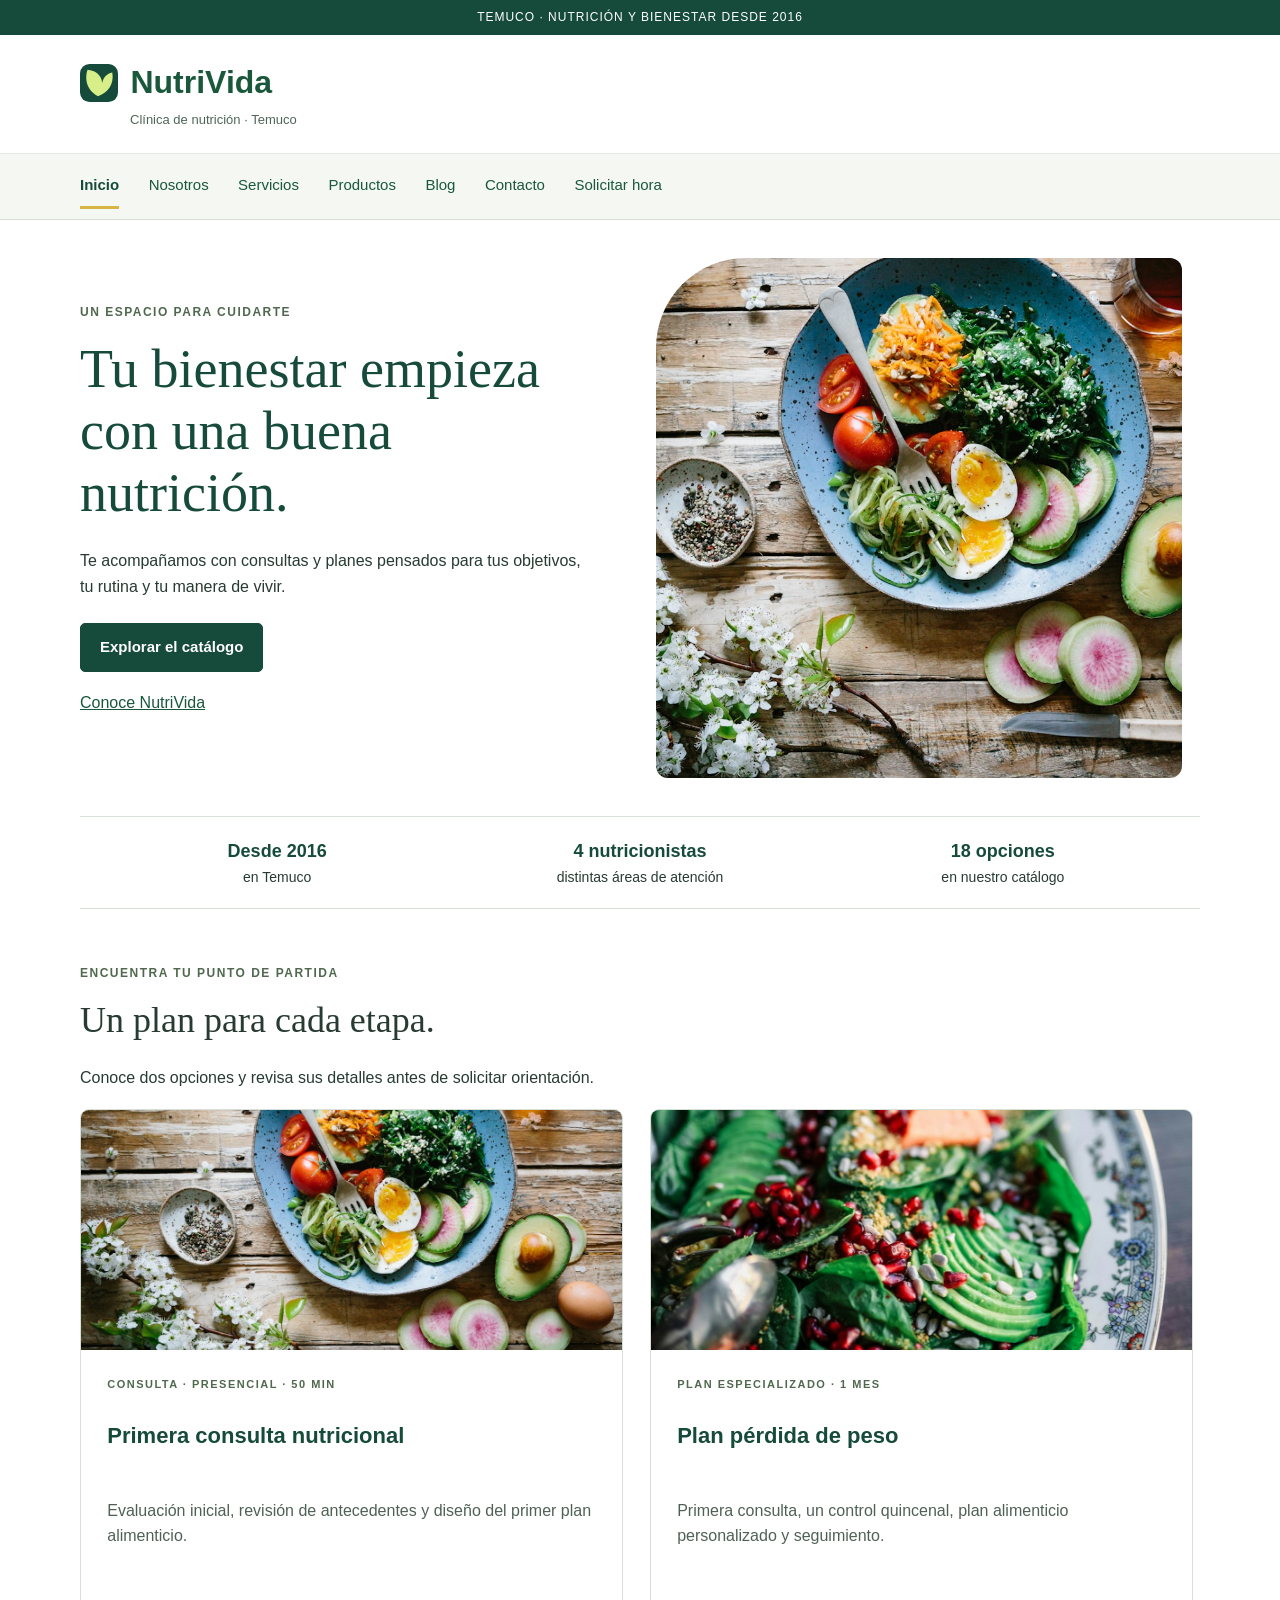
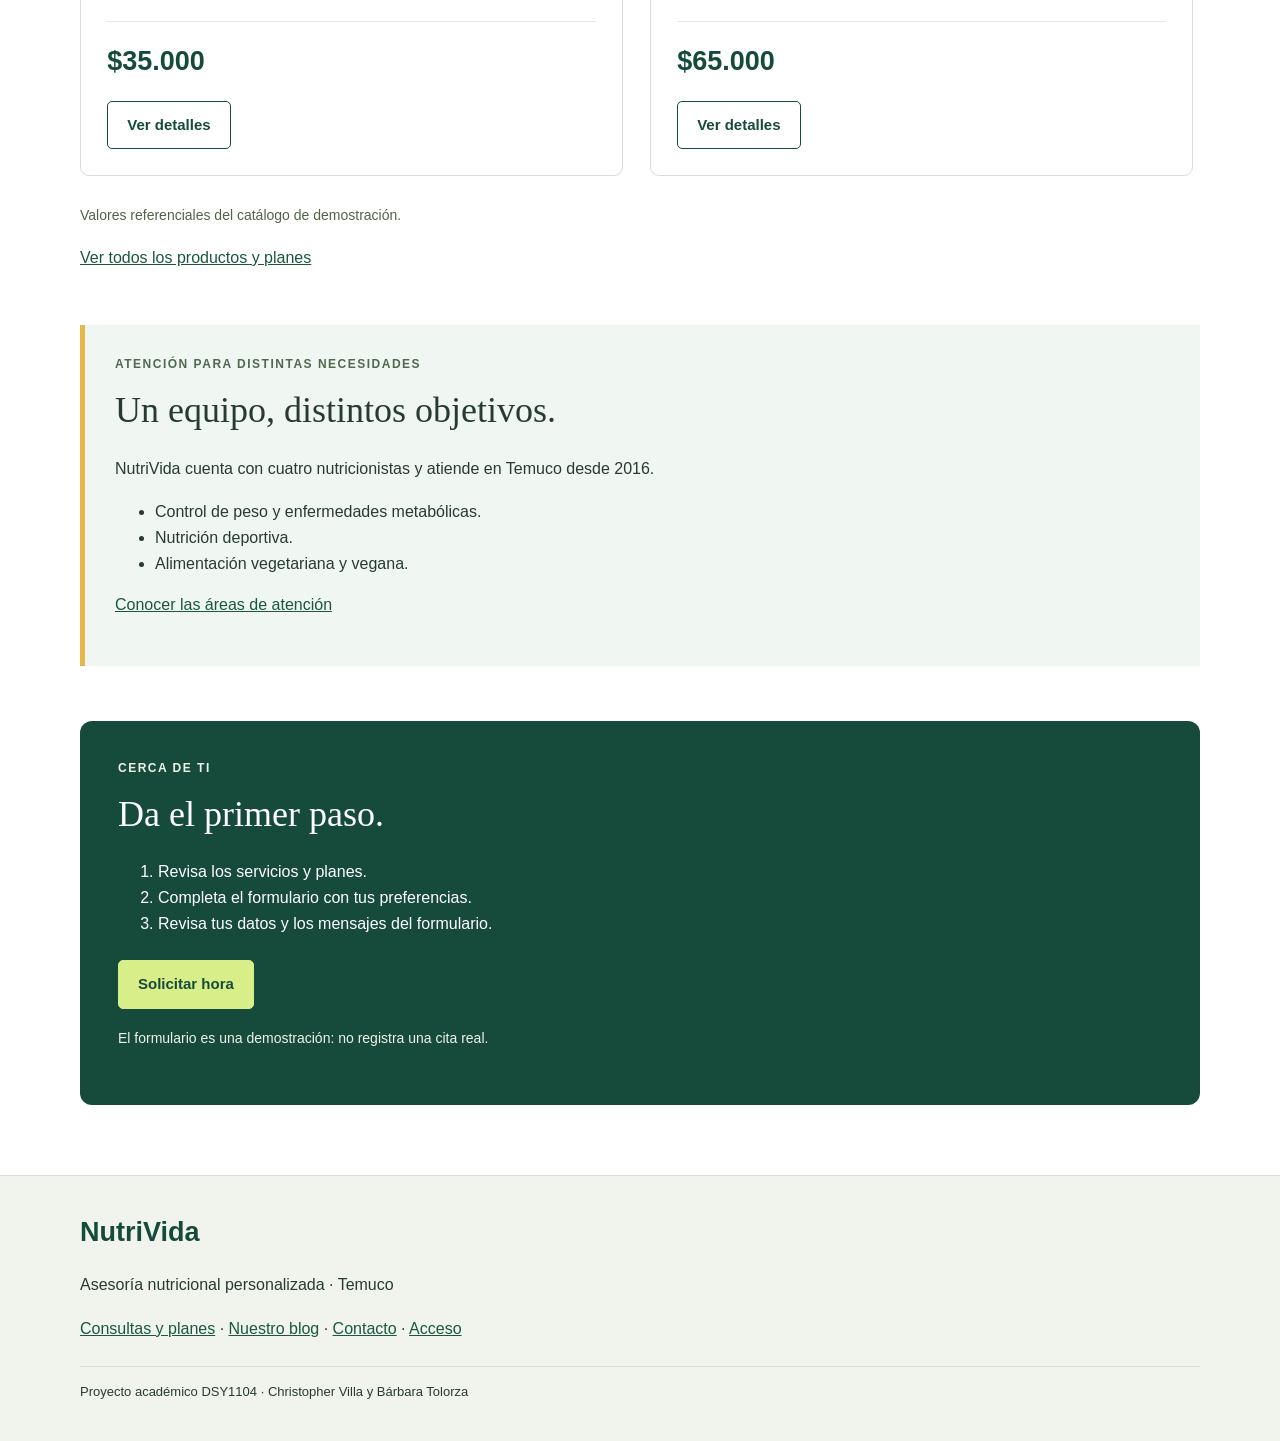
<file: HTML/index.html>
<!DOCTYPE html>
<html lang="es">

<head>
    <meta charset="UTF-8">
    <meta name="viewport" content="width=device-width, initial-scale=1.0">
    <title>Inicio | NutriVida</title>
    <link rel="icon" href="../imagenes/logo.svg" type="image/svg+xml">
    <link rel="stylesheet" href="../css/style.css">
</head>
<body>
    
    <!-- FRANJA SUPERIOR
         Es el texto que se ve sobre el encabezado. La clase franja le da el fondo verde y centra su contenido.
    -->
    <p class="franja">TEMUCO · NUTRICIÓN Y BIENESTAR DESDE 2016</p>
    <!-- ENCABEZADO DE NUTRIVIDA
         Agrupa el logo, el nombre y la descripción de la clínica. Pulsar la marca lleva a Inicio.
         contenedor alinea el bloque; marca y bajada permiten dar distintos tamaños al nombre y a la descripción.
    -->
    <header>
        <div class="contenedor">
            <a class="enlace-marca" href="index.html">
                <img class="logo" src="../imagenes/logo.svg" alt="">
                <span class="marca">NutriVida</span>
            </a>
            <p class="bajada">Clínica de nutrición · Temuco</p>
        </div>
    </header>
    <!-- MENÚ ENTRE PÁGINAS 
              Los enlaces abren los HTML de esta misma carpeta. El texto de cada enlace es su nombre visible en el menú.
         Solo el enlace de la página abierta tiene actual: el CSS lo destaca con negrita y una línea amarilla.
    -->
    <nav>
        <div class="contenedor">
            <a href="index.html" class="actual">Inicio</a>
            <a href="nosotros.html">Nosotros</a>
            <a href="servicios.html">Servicios</a>
            <a href="productos.html">Productos</a>
            <a href="blog.html">Blog</a>
            <a href="contacto.html">Contacto</a>
            <a href="solicitar-hora.html">Solicitar hora</a>
        </div>
    </nav>
    <!-- CONTENIDO PRINCIPAL
         Aquí está la información propia de esta página. contenedor limita su ancho y lo centra con el resto del sitio.
         El h1 presenta el tema principal; los h2 y h3 organizan las secciones y sus contenidos.
    -->
    <main class="contenedor">
        <!-- PORTADA DE INICIO
             Presenta la propuesta de NutriVida, los enlaces al catálogo y a Nosotros, y la fotografía principal.
             texto-portada agrupa el texto; imagen-portada controla la foto. El CSS los apila en pantallas pequeñas.
        -->
        <section class="portada">
            <div class="texto-portada">
                <p class="etiqueta">UN ESPACIO PARA CUIDARTE</p>
                <h1>Tu bienestar empieza con una buena nutrición.</h1>
                <p>Te acompañamos con consultas y planes pensados para tus objetivos, tu rutina y tu manera de vivir.</p>
                <p class="accion"><a class="boton" href="productos.html">Explorar el catálogo</a></p>
                <p><a href="nosotros.html">Conoce NutriVida</a></p>
            </div>
            <img class="imagen-portada" src="../imagenes/metabolica.jpg" alt="Plato con huevo, palta, tomates y verduras variadas">
        </section>
        <!-- DATOS DESTACADOS DE LA CLÍNICA
             Muestra el año de inicio, la cantidad de profesionales y las opciones del catálogo.
             Son textos escritos en HTML; el CSS los distribuye según el ancho de la pantalla.
        -->
        <section class="datos-clinica">
            <p><strong>Desde 2016</strong><br>en Temuco</p>
            <p><strong>4 nutricionistas</strong><br>distintas áreas de atención</p>
            <p><strong>18 opciones</strong><br>en nuestro catálogo</p>
        </section>
        <section>
            <p class="etiqueta">ENCUENTRA TU PUNTO DE PARTIDA</p>
            <h2>Un plan para cada etapa.</h2>
            <p>Conoce dos opciones y revisa sus detalles antes de solicitar orientación.</p>
            <!-- TARJETAS DE LA PORTADA
                 Muestran dos opciones del catálogo mediante imagen, nombre, descripción y precio.
                 Ver detalles abre productos.html y baja al id de la tarjeta correspondiente, como cn001 o pl001.
            -->
            <div class="tarjetas">
                <article class="tarjeta">
                    <img src="../imagenes/metabolica.jpg" alt="Plato con huevo, palta y verduras">
                    <div class="contenido-tarjeta">
                        <p class="etiqueta">CONSULTA · PRESENCIAL · 50 MIN</p>
                        <h3>Primera consulta nutricional</h3>
                        <p class="descripcion">Evaluación inicial, revisión de antecedentes y diseño del primer plan alimenticio.</p>
                        <p class="precio">$35.000</p>
                        <p><a class="boton boton-secundario" href="productos.html#cn001">Ver detalles</a></p>
                    </div>
                </article>
                <article class="tarjeta">
                    <img src="../imagenes/control-peso.jpg" alt="Ensalada con hojas verdes, palta, granada y semillas">
                    <div class="contenido-tarjeta">
                        <p class="etiqueta">PLAN ESPECIALIZADO · 1 MES</p>
                        <h3>Plan pérdida de peso</h3>
                        <p class="descripcion">Primera consulta, un control quincenal, plan alimenticio personalizado y seguimiento.</p>
                        <p class="precio">$65.000</p>
                        <p><a class="boton boton-secundario" href="productos.html#pl001">Ver detalles</a></p>
                    </div>
                </article>
            </div>
            <p class="nota">Valores referenciales del catálogo de demostración.</p>
            <p><a href="productos.html">Ver todos los productos y planes</a></p>
        </section>
        <!-- INFORMACIÓN DESTACADA
             Agrupa este contenido en un recuadro de fondo verde claro. La línea amarilla se dibuja con border-left en el CSS.
        -->
        <section class="destacado">
            <p class="etiqueta">ATENCIÓN PARA DISTINTAS NECESIDADES</p>
            <h2>Un equipo, distintos objetivos.</h2>
            <p>NutriVida cuenta con cuatro nutricionistas y atiende en Temuco desde 2016.</p>
            <ul>
                <li>Control de peso y enfermedades metabólicas.</li>
                <li>Nutrición deportiva.</li>
                <li>Alimentación vegetariana y vegana.</li>
            </ul>
            <p><a href="servicios.html">Conocer las áreas de atención</a></p>
        </section>
        <!-- ACCESO AL FORMULARIO
             Bloque de cierre con fondo verde oscuro y un enlace a Solicitar hora.
             El enlace parece un botón por sus clases, pero su función es abrir el archivo indicado en href.
        -->
        <section class="panel-verde">
            <p class="etiqueta">CERCA DE TI</p>
            <h2>Da el primer paso.</h2>
            <ol>
                <li>Revisa los servicios y planes.</li>
                <li>Completa el formulario con tus preferencias.</li>
                <li>Revisa tus datos y los mensajes del formulario.</li>
            </ol>
            <p class="accion"><a class="boton boton-claro" href="solicitar-hora.html">Solicitar hora</a></p>
            <p class="nota">El formulario es una demostración: no registra una cita real.</p>
        </section>
    </main>
    <!-- PIE DE PÁGINA
         Cierra el sitio con la marca, enlaces al catálogo, blog y contacto, y los nombres de Christopher y Bárbara.
         Se repite en las ocho páginas y comparte sus estilos mediante style.css.
    -->
    <footer>
        <div class="contenedor">
            <p class="marca-pie">NutriVida</p>
            <p>Asesoría nutricional personalizada · Temuco</p>
            <p><a href="productos.html">Consultas y planes</a> · <a href="blog.html">Nuestro blog</a> · <a href="contacto.html">Contacto</a> · <a href="administracion.html">Acceso</a></p>
            <p class="creditos">Proyecto académico DSY1104 · Christopher Villa y Bárbara Tolorza</p>
        </div>
    </footer>
</body>
</html>
</file>
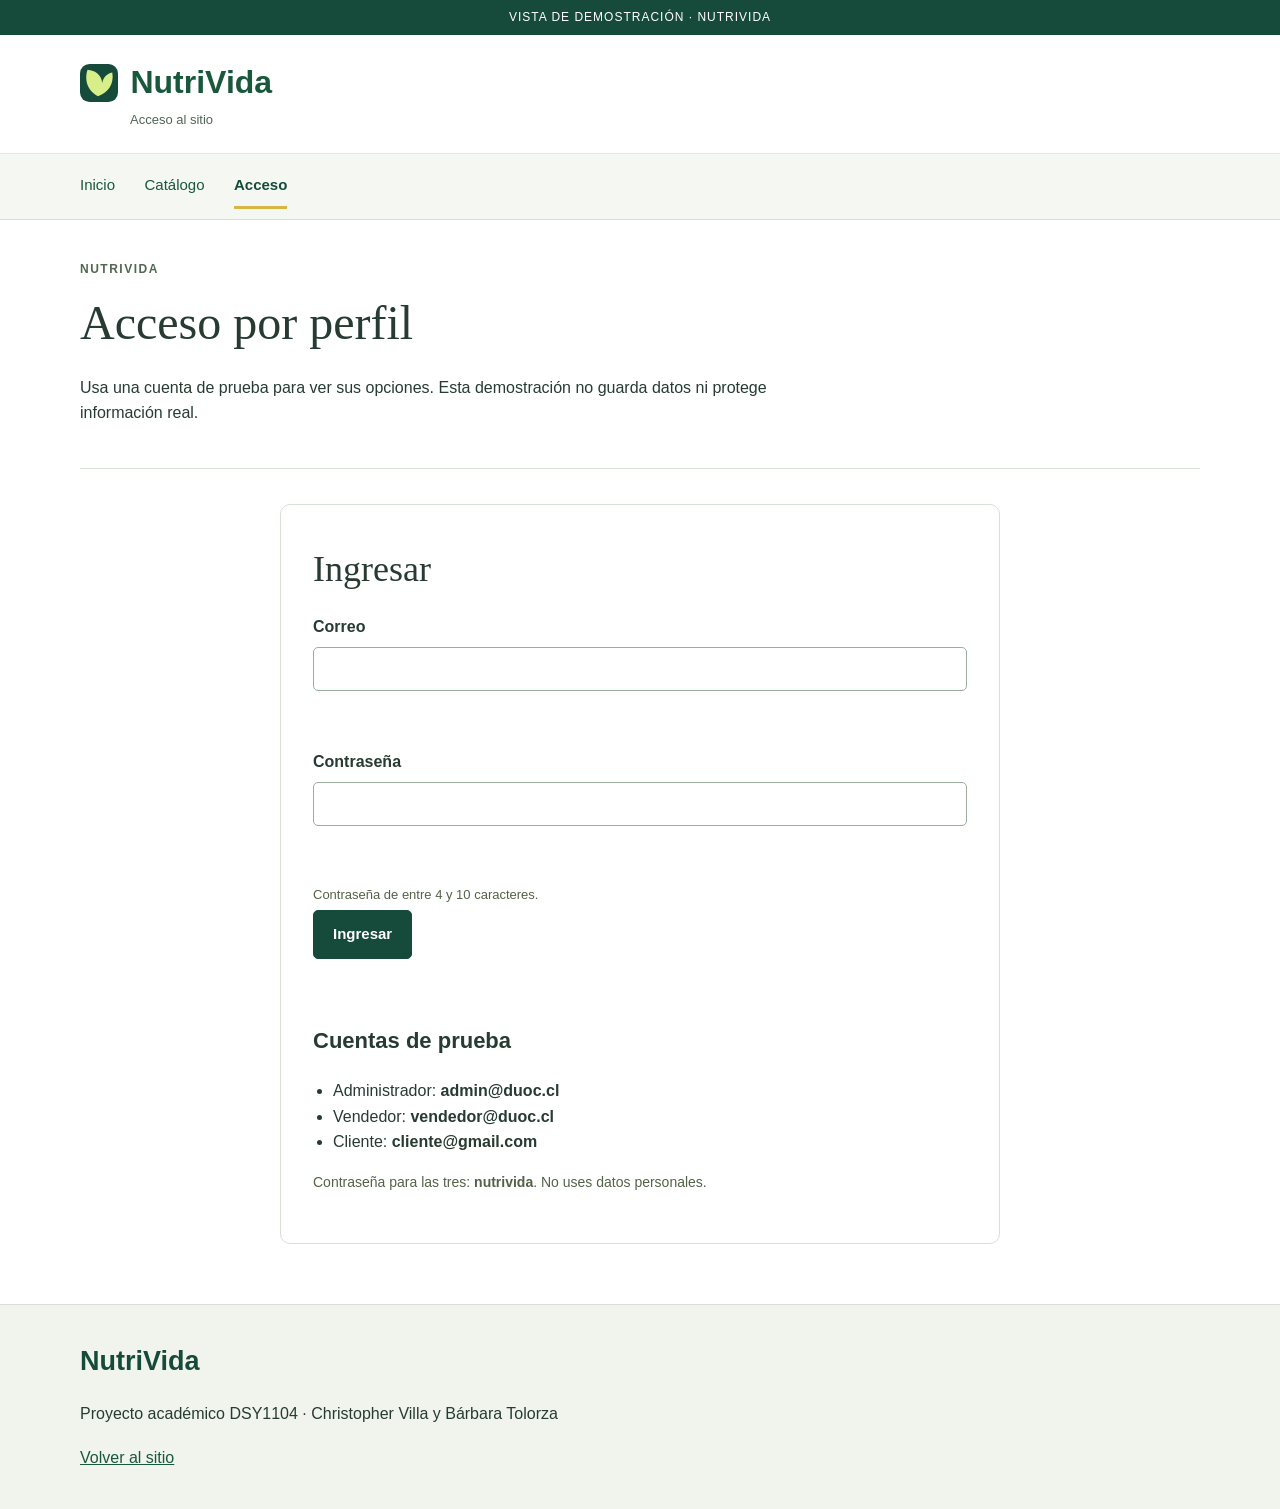
<file: HTML/administracion.html>
<!DOCTYPE html>
<html lang="es">
<!-- CONFIGURACIÓN: conserva los estilos, las imágenes y el JavaScript del proyecto. -->
<head>
    <meta charset="UTF-8">
    <meta name="viewport" content="width=device-width, initial-scale=1.0">
    <title>Acceso | NutriVida</title>
    <link rel="icon" href="../imagenes/logo.svg" type="image/svg+xml">
    <link rel="stylesheet" href="../css/style.css">
</head>
<body>
    <p class="franja">VISTA DE DEMOSTRACIÓN · NUTRIVIDA</p>
    <header>
        <div class="contenedor">
            <a class="enlace-marca" href="index.html">
                <img class="logo" src="../imagenes/logo.svg" alt="">
                <span class="marca">NutriVida</span>
            </a>
            <p class="bajada">Acceso al sitio</p>
        </div>
    </header>
    <!-- NAVEGACIÓN PÚBLICA: el sitio puede recorrerse sin iniciar el acceso de prueba. -->
    <nav>
        <div class="contenedor">
            <a href="index.html">Inicio</a>
            <a href="productos.html">Catálogo</a>
            <a href="administracion.html" class="actual">Acceso</a>
        </div>
    </nav>
    <main class="contenedor">
        <section class="encabezado-pagina">
            <p class="etiqueta">NUTRIVIDA</p>
            <h1>Acceso por perfil</h1>
            <p>Usa una cuenta de prueba para ver sus opciones. Esta demostración no guarda datos ni protege información real.</p>
        </section>

        <!-- ACCESO: valida correo y contraseña. El rol se obtiene de la cuenta, no de una
             opción elegida por quien entra. Los errores aparecen debajo de los campos. -->
        <section class="panel-formulario" id="panelAcceso">
            <h2>Ingresar</h2>
            <form id="formAcceso" onsubmit="validarAcceso(); return false;" novalidate>
                    <div class="fila-formulario">
                        <label for="correoAcceso">Correo</label>
                        <input type="email" id="correoAcceso" maxlength="100" required oninput="validarCampoAcceso('correo')" onblur="validarCampoAcceso('correo')">
                        <p class="error" id="errorCorreoAcceso"></p>
                    </div>
                    <div class="fila-formulario">
                        <label for="claveAcceso">Contraseña</label>
                        <input type="password" id="claveAcceso" maxlength="10" required oninput="validarCampoAcceso('clave')" onblur="validarCampoAcceso('clave')">
                        <p class="error" id="errorClaveAcceso"></p>
                    </div>
                <p class="ayuda-formulario">Contraseña de entre 4 y 10 caracteres.</p>
                <button class="boton" type="submit">Ingresar</button>
                <p class="error" id="errorAcceso"></p>
            </form>
            <h3>Cuentas de prueba</h3>
            <ul class="cuentas-prueba">
                <li>Administrador: <strong>admin@duoc.cl</strong></li>
                <li>Vendedor: <strong>vendedor@duoc.cl</strong></li>
                <li>Cliente: <strong>cliente@gmail.com</strong></li>
            </ul>
            <p class="nota">Contraseña para las tres: <strong>nutrivida</strong>. No uses datos personales.</p>
        </section>

        <!-- CONTENIDO POR ROL: inicia oculto. JavaScript muestra el menú permitido y una sección
             a la vez. Todo sigue en este HTML; al recargar, el acceso vuelve al estado inicial. -->
        <div id="zonaAcceso" class="oculto">
            <p class="resultado" id="resultadoAcceso"></p>
            <div class="menu-gestion">
                <button class="boton oculto" id="menuProductos" type="button" onclick="mostrarPanel('productos')">Productos</button>
                <button class="boton oculto" id="menuUsuarios" type="button" onclick="mostrarPanel('usuarios')">Usuarios</button>
                <button class="boton oculto" id="menuSolicitudes" type="button" onclick="mostrarPanel('solicitudes')">Solicitudes</button>
                <button class="boton boton-secundario" type="button" onclick="cerrarAcceso()">Salir</button>
            </div>

            <!-- PRODUCTOS: administrador y vendedor ven el listado y los detalles del catálogo.
                 Solo el administrador ve el bloque con los botones de creación y edición. -->
            <section id="panelProductos" class="oculto">
                <h2>Productos</h2>
                <p class="nota">Listado de ejemplo. Los nombres llevan al detalle publicado en el catálogo.</p>
                <div class="tabla-contenedor">
                    <table>
                        <caption>Consultas y planes de NutriVida</caption>
                        <thead><tr><th>Código</th><th>Nombre y detalle</th><th>Precio</th></tr></thead>
                        <tbody>
                            <tr><td>CN001</td><td><a href="productos.html#cn001">Primera consulta nutricional</a></td><td>$35.000</td></tr>
                            <tr><td>PL001</td><td><a href="productos.html#pl001">Plan pérdida de peso (1 mes)</a></td><td>$65.000</td></tr>
                            <tr><td>EV001</td><td><a href="productos.html#ev001">Antropometría completa</a></td><td>$18.000</td></tr>
                        </tbody>
                    </table>
                </div>
                <div class="menu-gestion oculto" id="accionesProductos">
                    <button class="boton" type="button" onclick="prepararProducto('nuevo')">Nuevo producto</button>
                    <button class="boton boton-secundario" type="button" onclick="prepararProducto('CN001')">Editar CN001</button>
                    <button class="boton boton-secundario" type="button" onclick="prepararProducto('PL001')">Editar PL001</button>
                    <button class="boton boton-secundario" type="button" onclick="prepararProducto('EV001')">Editar EV001</button>
                </div>
            </section>

            <!-- EDITOR DE PRODUCTOS: carga ejemplos o deja el formulario vacío. Revisar datos
                 valida los campos; no modifica la tabla ni el catálogo. -->
            <section class="panel-formulario oculto" id="panelEditorProducto">
                <h2 id="tituloEditorProducto">Nuevo producto</h2>
                <p class="nota">Simulación: revisa los datos, pero no agrega ni guarda productos.</p>
                <form id="formProducto" onsubmit="validarProducto(); return false;" novalidate>
                    <div class="fila-formulario">
                        <label for="codigoProducto">Código</label>
                        <input type="text" id="codigoProducto"  required oninput="validarCampoProducto('codigo')" onblur="validarCampoProducto('codigo')">
                        <p class="error" id="errorCodigoProducto"></p>
                    </div>
                    <div class="fila-formulario">
                        <label for="nombreProducto">Nombre</label>
                        <input type="text" id="nombreProducto" maxlength="100" required oninput="validarCampoProducto('nombre')" onblur="validarCampoProducto('nombre')">
                        <p class="error" id="errorNombreProducto"></p>
                    </div>
                    <div class="fila-formulario">
                        <label for="precioProducto">Precio</label>
                        <input type="number" id="precioProducto" min="0" step="any" required oninput="validarCampoProducto('precio')" onblur="validarCampoProducto('precio')">
                        <p class="error" id="errorPrecioProducto"></p>
                    </div>
                    <div class="fila-formulario">
                        <label for="stockProducto">Stock</label>
                        <input type="number" id="stockProducto" min="0" step="1" required oninput="validarCampoProducto('stock')" onblur="validarCampoProducto('stock')">
                        <p class="error" id="errorStockProducto"></p>
                    </div>
                    <div class="fila-formulario">
                        <label for="categoriaProducto">Categoría</label>
                        <select id="categoriaProducto" required onchange="validarCampoProducto('categoria')" onblur="validarCampoProducto('categoria')">
                            <option value="">Selecciona una categoría</option>
                            <option value="Consulta">Consulta</option>
                            <option value="Plan">Plan especializado</option>
                            <option value="Evaluación">Evaluación</option>
                            <option value="Taller">Taller grupal</option>
                        </select>
                        <p class="error" id="errorCategoriaProducto"></p>
                    </div>
                    <button class="boton" type="submit">Revisar datos</button>
                    <button class="boton boton-secundario" type="button" onclick="mostrarPanel('productos')">Volver al listado</button>
                    <p class="resultado" id="resultadoProducto"></p>
                </form>
            </section>

            <!-- USUARIOS: ejemplos ficticios visibles solo para el administrador. Revisar la
                 edición no crea cuentas ni cambia los accesos de prueba. -->
            <section id="panelUsuarios" class="oculto">
                <h2>Usuarios</h2>
                <p class="nota">Personas ficticias. Este listado no es una base de datos.</p>
                <div class="tabla-contenedor">
                    <table>
                        <caption>Ejemplos de los tres perfiles</caption>
                        <thead><tr><th>Nombre</th><th>Correo</th><th>Perfil</th><th>Acción</th></tr></thead>
                        <tbody>
                            <tr><td>Camila Soto</td><td>admin@duoc.cl</td><td>Administrador</td><td><button type="button" class="boton boton-secundario" onclick="prepararUsuario('admin')">Editar</button></td></tr>
                            <tr><td>Diego Rojas</td><td>vendedor@duoc.cl</td><td>Vendedor</td><td><button type="button" class="boton boton-secundario" onclick="prepararUsuario('vendedor')">Editar</button></td></tr>
                            <tr><td>Andrea Muñoz</td><td>cliente@gmail.com</td><td>Cliente</td><td><button type="button" class="boton boton-secundario" onclick="prepararUsuario('cliente')">Editar</button></td></tr>
                        </tbody>
                    </table>
                </div>
                <p class="accion"><button class="boton" type="button" onclick="prepararUsuario('nuevo')">Nuevo usuario</button></p>
            </section>

            <section class="panel-formulario oculto" id="panelEditorUsuario">
                <h2 id="tituloEditorUsuario">Nuevo usuario</h2>
                <p class="nota">Formulario básico de demostración. No crea una cuenta ni cambia los permisos de acceso.</p>
                <form id="formUsuario" onsubmit="validarUsuario(); return false;" novalidate>
                    <div class="fila-formulario">
                        <label for="nombreUsuario">Nombre</label>
                        <input type="text" id="nombreUsuario" maxlength="50" required oninput="validarCampoUsuario('nombre')" onblur="validarCampoUsuario('nombre')">
                        <p class="error" id="errorNombreUsuario"></p>
                    </div>
                    <div class="fila-formulario">
                        <label for="apellidosUsuario">Apellidos</label>
                        <input type="text" id="apellidosUsuario" maxlength="100" required oninput="validarCampoUsuario('apellidos')" onblur="validarCampoUsuario('apellidos')">
                        <p class="error" id="errorApellidosUsuario"></p>
                    </div>
                    <div class="fila-formulario">
                        <label for="correoUsuario">Correo</label>
                        <input type="email" id="correoUsuario" maxlength="100" required oninput="validarCampoUsuario('correo')" onblur="validarCampoUsuario('correo')">
                        <p class="error" id="errorCorreoUsuario"></p>
                    </div>
                    <div class="fila-formulario">
                        <label for="perfilUsuario">Perfil</label>
                        <select id="perfilUsuario" required onchange="validarCampoUsuario('perfil')" onblur="validarCampoUsuario('perfil')">
                            <option value="">Selecciona un perfil</option>
                            <option value="Administrador">Administrador</option>
                            <option value="Vendedor">Vendedor</option>
                            <option value="Cliente">Cliente</option>
                        </select>
                        <p class="error" id="errorPerfilUsuario"></p>
                    </div>
                    <button class="boton" type="submit">Revisar datos</button>
                    <button class="boton boton-secundario" type="button" onclick="mostrarPanel('usuarios')">Volver al listado</button>
                    <p class="resultado" id="resultadoUsuario"></p>
                </form>
            </section>

            <!-- SOLICITUDES: administrador y vendedor solo consultan ejemplos escritos en HTML.
                 Los enlaces # llevan al detalle de la misma sección, sin crear otra página. -->
            <section id="panelSolicitudes" class="oculto">
                <h2>Solicitudes</h2>
                <p class="nota">Ejemplos ficticios. No provienen del formulario Solicitar hora ni representan reservas reales.</p>
                <div class="tabla-contenedor">
                    <table>
                        <caption>Solicitudes de ejemplo</caption>
                        <thead><tr><th>Código</th><th>Servicio</th><th>Estado</th><th>Detalle</th></tr></thead>
                        <tbody>
                            <tr><td>S001</td><td>Primera consulta</td><td>Pendiente</td><td><a href="#solicitud001">Ver detalle</a></td></tr>
                            <tr><td>S002</td><td>Evaluación</td><td>Pendiente</td><td><a href="#solicitud002">Ver detalle</a></td></tr>
                        </tbody>
                    </table>
                </div>
                <article class="destacado detalle-solicitud" id="solicitud001">
                    <h3>S001 · Primera consulta</h3>
                    <p>Paciente de ejemplo: Andrea Muñoz. Jornada preferida: mañana.</p>
                    <p>Motivo: solicitar información sobre una primera atención. Estado: pendiente de revisión.</p>
                </article>
                <article class="destacado detalle-solicitud" id="solicitud002">
                    <h3>S002 · Evaluación</h3>
                    <p>Paciente de ejemplo: Tomás Pérez. Jornada preferida: tarde.</p>
                    <p>Motivo: consultar por una evaluación nutricional. Estado: pendiente de revisión.</p>
                </article>
            </section>

            <!-- CLIENTE: ve enlaces al sitio público, sin las herramientas de los otros roles. -->
            <section class="destacado oculto" id="panelCliente">
                <h2>Bienvenido a NutriVida</h2>
                <p>Puedes revisar nuestras consultas y planes o completar los formularios de demostración.</p>
                <p><a href="index.html">Ir al inicio</a> · <a href="productos.html">Ver catálogo</a> · <a href="blog.html">Leer el blog</a></p>
                <p><a href="contacto.html">Contacto</a> · <a href="solicitar-hora.html">Solicitar hora</a></p>
                <p class="nota">Al recargar esta página, deberás ingresar nuevamente para probar un perfil.</p>
            </section>
        </div>
    </main>
    <footer>
        <div class="contenedor">
            <p class="marca-pie">NutriVida</p>
            <p>Proyecto académico DSY1104 · Christopher Villa y Bárbara Tolorza</p>
            <p><a href="index.html">Volver al sitio</a></p>
        </div>
    </footer>
    <script src="../js/funciones.js"></script>
</body>
</html>
</file>
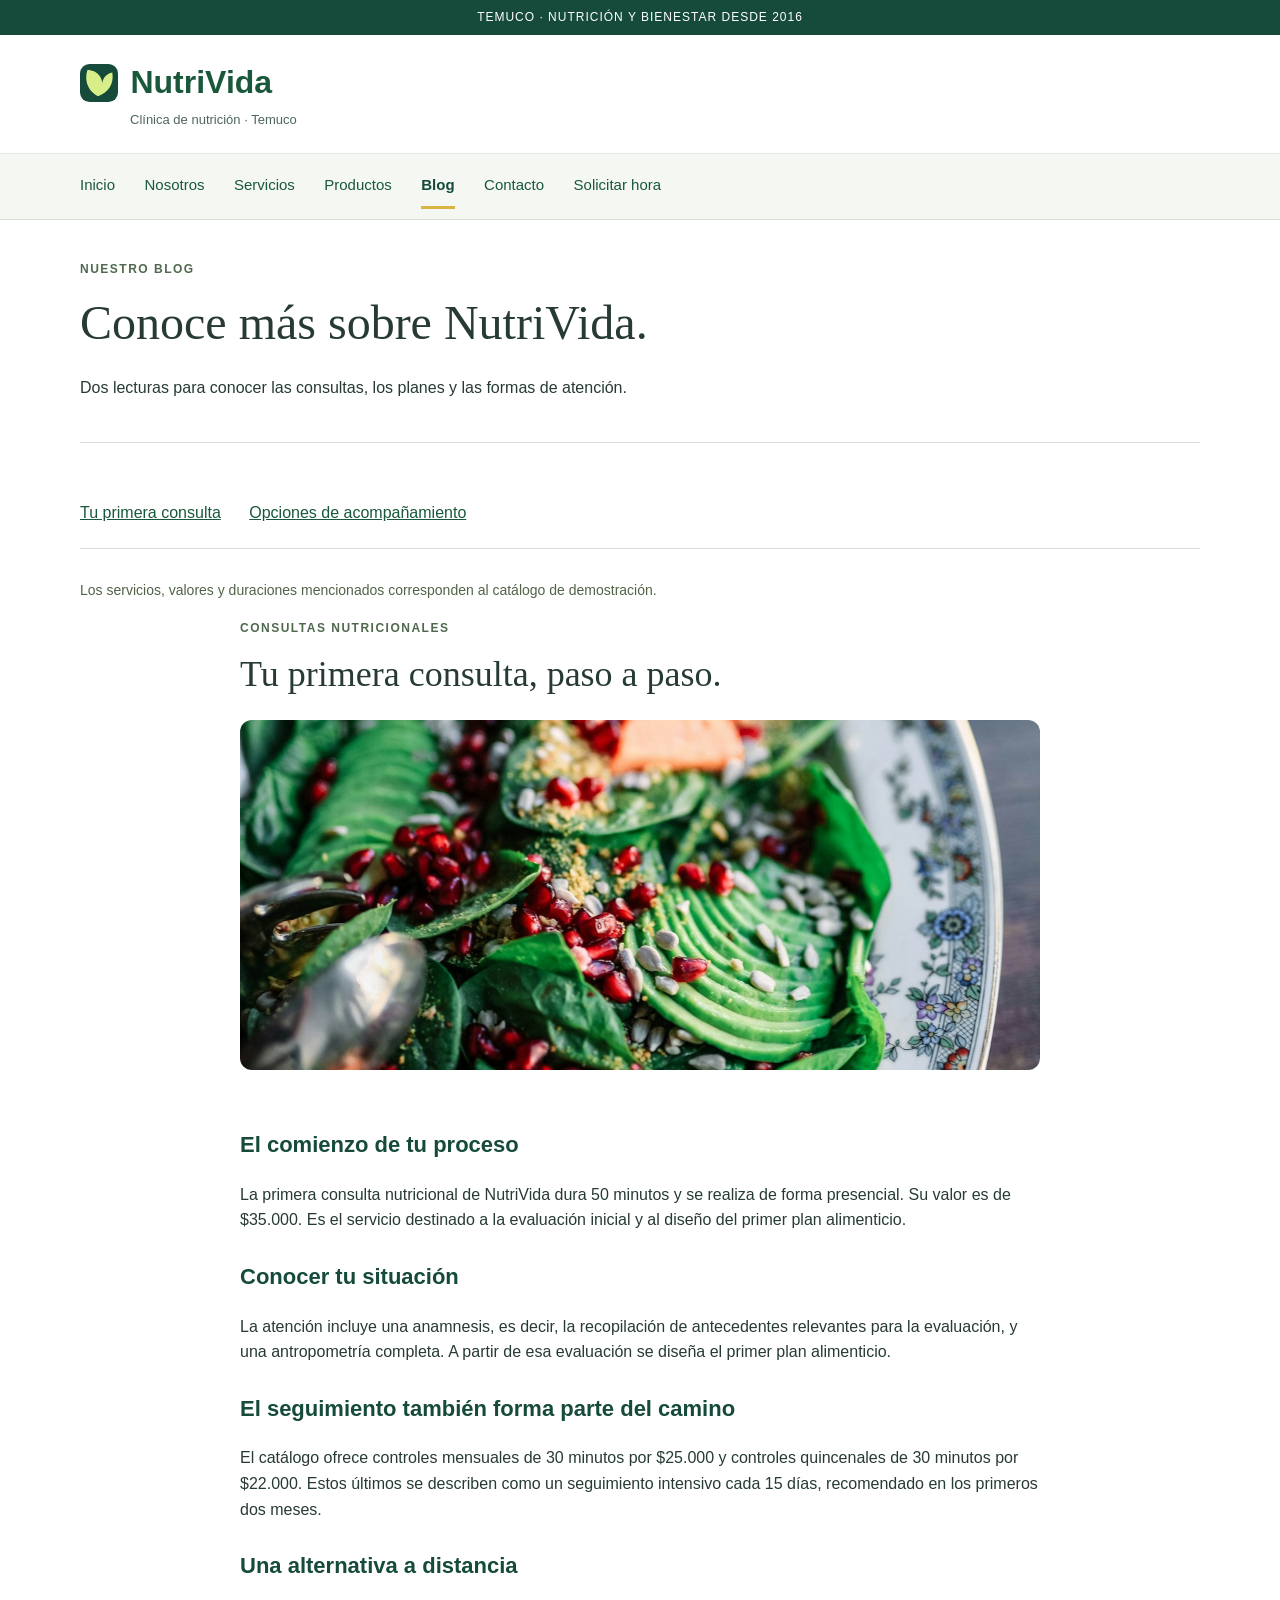
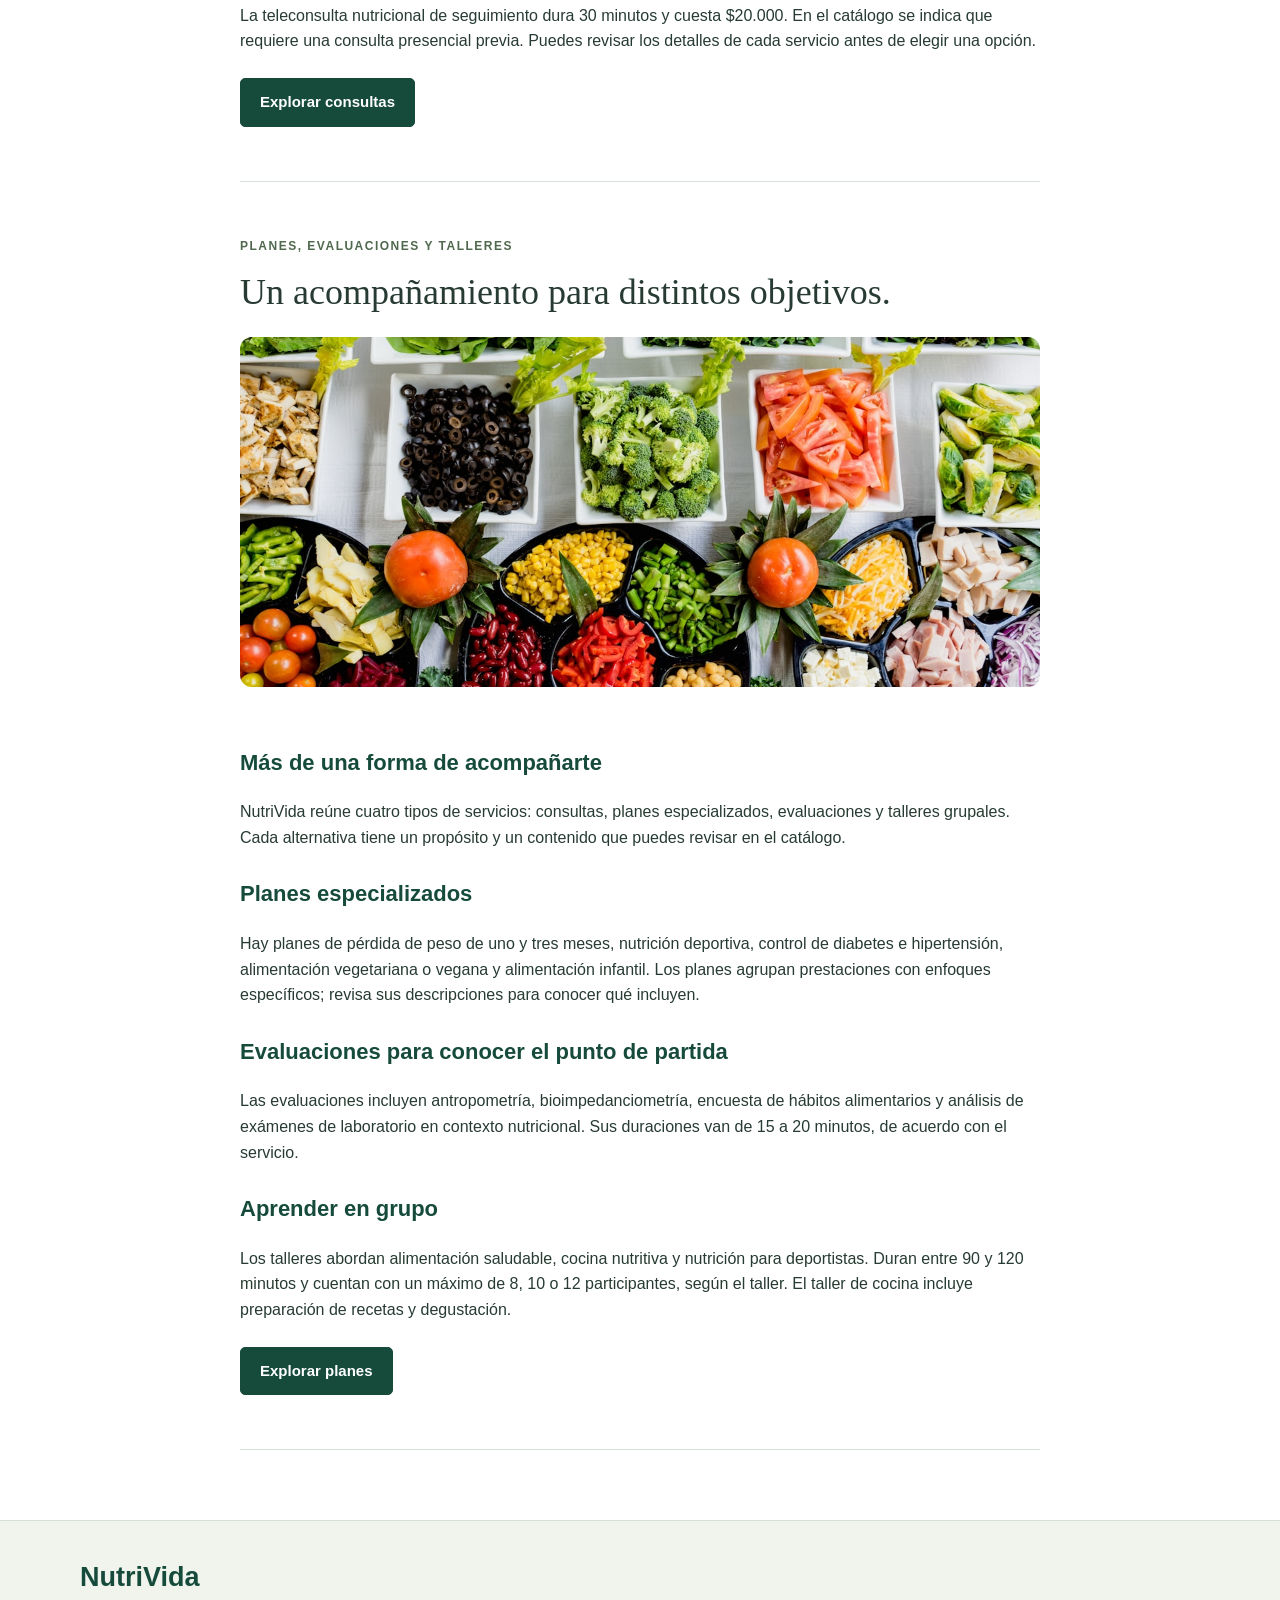
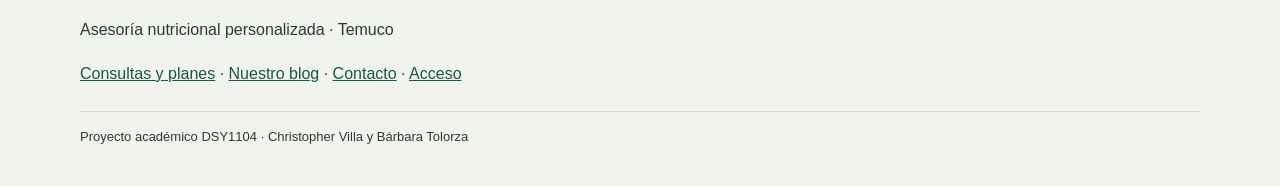
<file: HTML/blog.html>
<!DOCTYPE html>
<html lang="es">
<!-- CONFIGURACIÓN DE LA PÁGINA
     Reúne la codificación para tildes y ñ, el ajuste inicial de pantalla, el título y el icono de la pestaña.
     Las ocho páginas cargan ../css/style.css: ../ sale de la carpeta HTML para buscar los estilos compartidos.
-->
<head>
    <meta charset="UTF-8">
    <meta name="viewport" content="width=device-width, initial-scale=1.0">
    <title>Blog | NutriVida</title>
    <link rel="icon" href="../imagenes/logo.svg" type="image/svg+xml">
    <link rel="stylesheet" href="../css/style.css">
</head>
<body>
    <!-- FRANJA SUPERIOR
         Es el texto que se ve sobre el encabezado. La clase franja le da el fondo verde y centra su contenido.
    -->
    <p class="franja">TEMUCO · NUTRICIÓN Y BIENESTAR DESDE 2016</p>
    <!-- ENCABEZADO DE NUTRIVIDA
         Agrupa el logo, el nombre y la descripción de la clínica. Pulsar la marca lleva a Inicio.
         contenedor alinea el bloque; marca y bajada permiten dar distintos tamaños al nombre y a la descripción.
    -->
    <header>
        <div class="contenedor">
            <a class="enlace-marca" href="index.html">
                <img class="logo" src="../imagenes/logo.svg" alt="">
                <span class="marca">NutriVida</span>
            </a>
            <p class="bajada">Clínica de nutrición · Temuco</p>
        </div>
    </header>
    <!-- MENÚ ENTRE PÁGINAS
         Los enlaces abren los HTML de esta misma carpeta. El texto de cada enlace es su nombre visible en el menú.
         Solo el enlace de la página abierta tiene actual: el CSS lo destaca con negrita y una línea amarilla.
    -->
    <nav>
        <div class="contenedor">
            <a href="index.html">Inicio</a>
            <a href="nosotros.html">Nosotros</a>
            <a href="servicios.html">Servicios</a>
            <a href="productos.html">Productos</a>
            <a href="blog.html" class="actual">Blog</a>
            <a href="contacto.html">Contacto</a>
            <a href="solicitar-hora.html">Solicitar hora</a>
        </div>
    </nav>
    <!-- CONTENIDO PRINCIPAL
         Aquí está la información propia de esta página. contenedor limita su ancho y lo centra con el resto del sitio.
         El h1 presenta el tema principal; los h2 y h3 organizan las secciones y sus contenidos.
    -->
    <main class="contenedor">
        <!-- PRESENTACIÓN DE LA SECCIÓN
             Se ve debajo del menú: una etiqueta pequeña, el título principal y una breve descripción de lo que contiene la página.
        -->
        <section class="encabezado-pagina">
            <p class="etiqueta">NUESTRO BLOG</p>
            <h1>Conoce más sobre NutriVida.</h1>
            <p>Dos lecturas para conocer las consultas, los planes y las formas de atención.</p>
        </section>
        <!-- ÍNDICE DENTRO DE ESTA PÁGINA
             Los enlaces con # llevan al bloque cuyo id coincide. Permiten recorrer el contenido sin abrir otro archivo ni usar JavaScript.
        -->
        <div class="enlaces-seccion">
            <a href="#primera-consulta">Tu primera consulta</a>
            <a href="#planes">Opciones de acompañamiento</a>
        </div>
        <p class="nota">Los servicios, valores y duraciones mencionados corresponden al catálogo de demostración.</p>
        <!-- ARTÍCULO: LA PRIMERA CONSULTA
             Este bloque contiene el artículo completo: título, imagen, subtítulos y párrafos.
             Su id lo conecta con el índice superior; el enlace final lleva a la categoría de consultas del catálogo.
        -->
        <article class="articulo-blog" id="primera-consulta">
            <p class="etiqueta">CONSULTAS NUTRICIONALES</p>
            <h2>Tu primera consulta, paso a paso.</h2>
            <img class="imagen-articulo" src="../imagenes/control-peso.jpg" alt="Ensalada de hojas verdes con palta, granada y semillas">
            <h3>El comienzo de tu proceso</h3>
            <p>La primera consulta nutricional de NutriVida dura 50 minutos y se realiza de forma presencial. Su valor es de $35.000. Es el servicio destinado a la evaluación inicial y al diseño del primer plan alimenticio.</p>
            <h3>Conocer tu situación</h3>
            <p>La atención incluye una anamnesis, es decir, la recopilación de antecedentes relevantes para la evaluación, y una antropometría completa. A partir de esa evaluación se diseña el primer plan alimenticio.</p>
            <h3>El seguimiento también forma parte del camino</h3>
            <p>El catálogo ofrece controles mensuales de 30 minutos por $25.000 y controles quincenales de 30 minutos por $22.000. Estos últimos se describen como un seguimiento intensivo cada 15 días, recomendado en los primeros dos meses.</p>
            <h3>Una alternativa a distancia</h3>
            <p>La teleconsulta nutricional de seguimiento dura 30 minutos y cuesta $20.000. En el catálogo se indica que requiere una consulta presencial previa. Puedes revisar los detalles de cada servicio antes de elegir una opción.</p>
            <p class="accion"><a class="boton" href="productos.html#consultas">Explorar consultas</a></p>
        </article>
        <!-- ARTÍCULO: OPCIONES DE ACOMPAÑAMIENTO
             Segundo artículo completo dentro del mismo HTML. Explica los tipos de atención y termina con un enlace a los planes.
        -->
        <article class="articulo-blog" id="planes">
            <p class="etiqueta">PLANES, EVALUACIONES Y TALLERES</p>
            <h2>Un acompañamiento para distintos objetivos.</h2>
            <img class="imagen-articulo" src="../imagenes/deportiva.jpg" alt="Ingredientes variados organizados en recipientes">
            <h3>Más de una forma de acompañarte</h3>
            <p>NutriVida reúne cuatro tipos de servicios: consultas, planes especializados, evaluaciones y talleres grupales. Cada alternativa tiene un propósito y un contenido que puedes revisar en el catálogo.</p>
            <h3>Planes especializados</h3>
            <p>Hay planes de pérdida de peso de uno y tres meses, nutrición deportiva, control de diabetes e hipertensión, alimentación vegetariana o vegana y alimentación infantil. Los planes agrupan prestaciones con enfoques específicos; revisa sus descripciones para conocer qué incluyen.</p>
            <h3>Evaluaciones para conocer el punto de partida</h3>
            <p>Las evaluaciones incluyen antropometría, bioimpedanciometría, encuesta de hábitos alimentarios y análisis de exámenes de laboratorio en contexto nutricional. Sus duraciones van de 15 a 20 minutos, de acuerdo con el servicio.</p>
            <h3>Aprender en grupo</h3>
            <p>Los talleres abordan alimentación saludable, cocina nutritiva y nutrición para deportistas. Duran entre 90 y 120 minutos y cuentan con un máximo de 8, 10 o 12 participantes, según el taller. El taller de cocina incluye preparación de recetas y degustación.</p>
            <p class="accion"><a class="boton" href="productos.html#planes">Explorar planes</a></p>
        </article>
    </main>
    <!-- PIE DE PÁGINA
         Cierra el sitio con la marca, enlaces al catálogo, blog y contacto, y los nombres de Christopher y Bárbara.
         Se repite en las ocho páginas y comparte sus estilos mediante style.css.
    -->
    <footer>
        <div class="contenedor">
            <p class="marca-pie">NutriVida</p>
            <p>Asesoría nutricional personalizada · Temuco</p>
            <p><a href="productos.html">Consultas y planes</a> · <a href="blog.html">Nuestro blog</a> · <a href="contacto.html">Contacto</a> · <a href="administracion.html">Acceso</a></p>
            <p class="creditos">Proyecto académico DSY1104 · Christopher Villa y Bárbara Tolorza</p>
        </div>
    </footer>
</body>
</html>
</file>
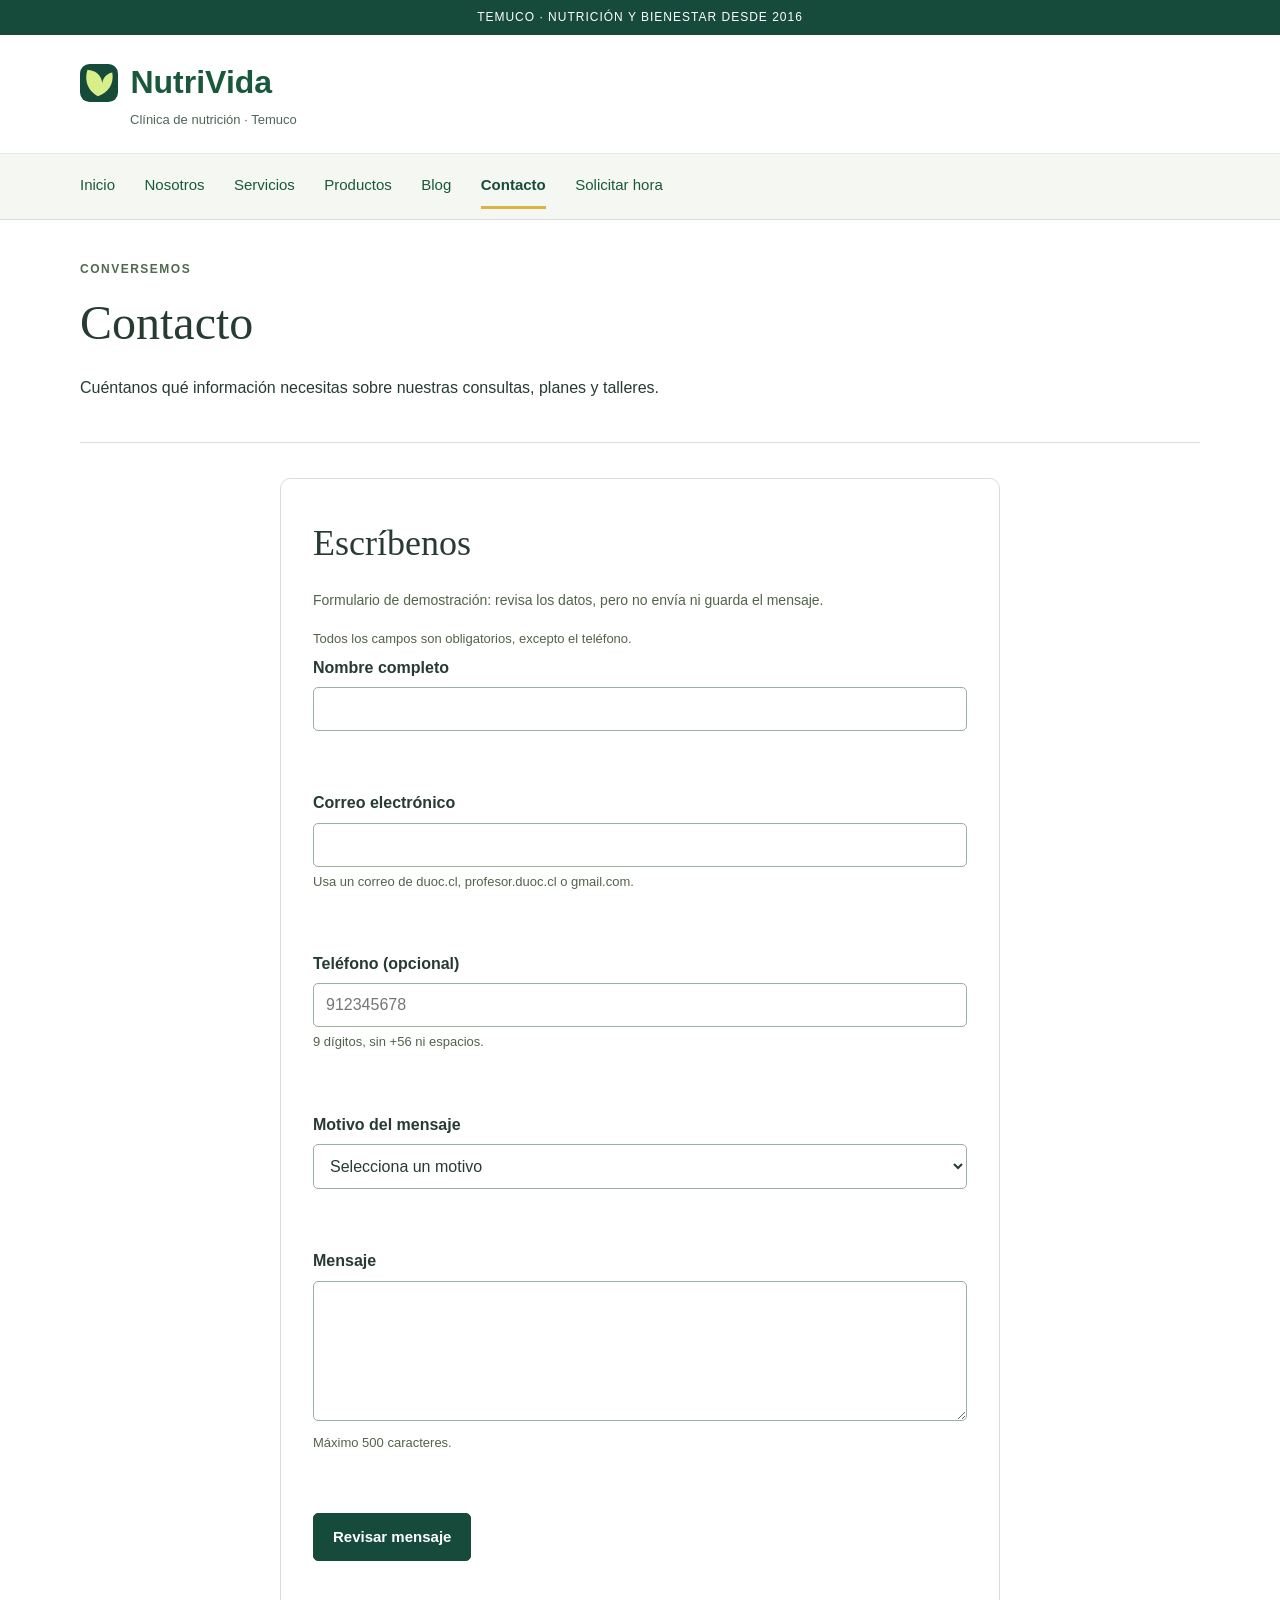
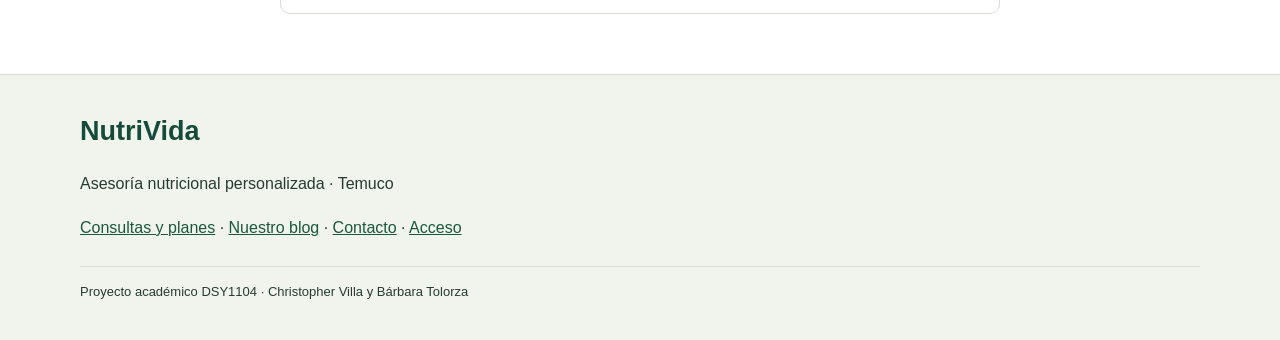
<file: HTML/contacto.html>
<!DOCTYPE html>
<html lang="es">
<!-- CONFIGURACIÓN DE LA PÁGINA
     Reúne la codificación para tildes y ñ, el ajuste inicial de pantalla, el título y el icono de la pestaña.
     Las ocho páginas cargan ../css/style.css: ../ sale de la carpeta HTML para buscar los estilos compartidos.
-->
<head>
    <meta charset="UTF-8">
    <meta name="viewport" content="width=device-width, initial-scale=1.0">
    <title>Contacto | NutriVida</title>
    <link rel="icon" href="../imagenes/logo.svg" type="image/svg+xml">
    <link rel="stylesheet" href="../css/style.css">
</head>
<body>
    <!-- FRANJA SUPERIOR
         Es el texto que se ve sobre el encabezado. La clase franja le da el fondo verde y centra su contenido.
    -->
    <p class="franja">TEMUCO · NUTRICIÓN Y BIENESTAR DESDE 2016</p>
    <!-- ENCABEZADO DE NUTRIVIDA
         Agrupa el logo, el nombre y la descripción de la clínica. Pulsar la marca lleva a Inicio.
         contenedor alinea el bloque; marca y bajada permiten dar distintos tamaños al nombre y a la descripción.
    -->
    <header>
        <div class="contenedor">
            <a class="enlace-marca" href="index.html">
                <img class="logo" src="../imagenes/logo.svg" alt="">
                <span class="marca">NutriVida</span>
            </a>
            <p class="bajada">Clínica de nutrición · Temuco</p>
        </div>
    </header>
    <!-- MENÚ ENTRE PÁGINAS
         Los enlaces abren los HTML de esta misma carpeta. El texto de cada enlace es su nombre visible en el menú.
         Solo el enlace de la página abierta tiene actual: el CSS lo destaca con negrita y una línea amarilla.
    -->
    <nav>
        <div class="contenedor">
            <a href="index.html">Inicio</a>
            <a href="nosotros.html">Nosotros</a>
            <a href="servicios.html">Servicios</a>
            <a href="productos.html">Productos</a>
            <a href="blog.html">Blog</a>
            <a href="contacto.html" class="actual">Contacto</a>
            <a href="solicitar-hora.html">Solicitar hora</a>
        </div>
    </nav>
    <!-- CONTENIDO PRINCIPAL
         Aquí está la información propia de esta página. contenedor limita su ancho y lo centra con el resto del sitio.
         El h1 presenta el tema principal; los h2 y h3 organizan las secciones y sus contenidos.
    -->
    <main class="contenedor">
        <!-- PRESENTACIÓN DE LA SECCIÓN
             Se ve debajo del menú: una etiqueta pequeña, el título principal y una breve descripción de lo que contiene la página.
        -->
        <section class="encabezado-pagina">
            <p class="etiqueta">CONVERSEMOS</p>
            <h1>Contacto</h1>
            <p>Cuéntanos qué información necesitas sobre nuestras consultas, planes y talleres.</p>
        </section>
        <!-- FORMULARIO DE DEMOSTRACIÓN
             Este recuadro reúne las instrucciones, los campos y los avisos de revisión.
             Los datos solo se comprueban en la página: no se envían, no se guardan y no generan una reserva.
        -->
        <section class="panel-formulario">
            <h2>Escríbenos</h2>
            <p class="nota">Formulario de demostración: revisa los datos, pero no envía ni guarda el mensaje.</p>
            <p class="ayuda-formulario">Todos los campos son obligatorios, excepto el teléfono.</p>
            <!-- REVISIÓN AL ENVIAR
                 onsubmit llama a validarContacto() al pulsar el botón o usar Enter desde un campo de una línea.
                 return false evita el envío y la recarga; novalidate deja los mensajes de revisión a nuestro JavaScript.
            -->
            <form onsubmit="validarContacto(); return false;" novalidate>
                <!-- ESTRUCTURA DE LOS CAMPOS
                     Cada fila agrupa un label, un campo y un párrafo de error. for conecta la etiqueta con el id del campo.
                     JavaScript usa ese id para leer value y el id del párrafo para mostrar el aviso.
                     oninput revisa al escribir, onblur al salir y onchange al elegir una opción. Los límites de largo aparecen en maxlength.
                -->
                <div class="fila-formulario">
                    <label for="nombreContacto">Nombre completo</label>
                    <input type="text" id="nombreContacto" name="nombre" maxlength="100" required onblur="validarCampoContacto('nombre')" oninput="validarCampoContacto('nombre')">
                    <p class="error" id="errorNombreContacto"></p>
                </div>
                <div class="fila-formulario">
                    <label for="correoContacto">Correo electrónico</label>
                    <input type="email" id="correoContacto" name="correo" maxlength="100" required onblur="validarCampoContacto('correo')" oninput="validarCampoContacto('correo')">
                    <p class="ayuda-formulario" id="ayudaCorreoContacto">Usa un correo de duoc.cl, profesor.duoc.cl o gmail.com.</p>
                    <p class="error" id="errorCorreoContacto"></p>
                </div>
                <div class="fila-formulario">
                    <label for="telefonoContacto">Teléfono (opcional)</label>
                    <input type="tel" id="telefonoContacto" name="telefono" maxlength="9" placeholder="912345678" onblur="validarCampoContacto('telefono')" oninput="validarCampoContacto('telefono')">
                    <p class="ayuda-formulario" id="ayudaTelefonoContacto">9 dígitos, sin +56 ni espacios.</p>
                    <p class="error" id="errorTelefonoContacto"></p>
                </div>
                <div class="fila-formulario">
                    <label for="motivoContacto">Motivo del mensaje</label>
                    <select id="motivoContacto" name="motivo" required onchange="validarCampoContacto('motivo')" onblur="validarCampoContacto('motivo')">
                        <option value="">Selecciona un motivo</option>
                        <option value="Consultas y planes">Consultas y planes</option>
                        <option value="Evaluaciones">Evaluaciones</option>
                        <option value="Talleres grupales">Talleres grupales</option>
                        <option value="Otra consulta">Otra consulta</option>
                    </select>
                    <p class="error" id="errorMotivoContacto"></p>
                </div>
                <div class="fila-formulario">
                    <label for="mensajeContacto">Mensaje</label>
                    <textarea id="mensajeContacto" name="mensaje" rows="5" maxlength="500" required onblur="validarCampoContacto('mensaje')" oninput="validarCampoContacto('mensaje')"></textarea>
                    <p class="ayuda-formulario" id="ayudaMensajeContacto">Máximo 500 caracteres.</p>
                    <p class="error" id="errorMensajeContacto"></p>
                </div>
                <!-- BOTÓN Y RESULTADO
                     El botón activa la revisión completa. Si todos los campos cumplen, aparece una confirmación en el párrafo de resultado.
                     Al editar un campo, JavaScript limpia la confirmación anterior para que no quede un éxito desactualizado.
                -->
                <button class="boton" type="submit">Revisar mensaje</button>
                <p class="resultado" id="resultadoContacto"></p>
            </form>
        </section>
    </main>
    <!-- PIE DE PÁGINA
         Cierra el sitio con la marca, enlaces al catálogo, blog y contacto, y los nombres de Christopher y Bárbara.
         Se repite en las ocho páginas y comparte sus estilos mediante style.css.
    -->
    <footer>
        <div class="contenedor">
            <p class="marca-pie">NutriVida</p>
            <p>Asesoría nutricional personalizada · Temuco</p>
            <p><a href="productos.html">Consultas y planes</a> · <a href="blog.html">Nuestro blog</a> · <a href="contacto.html">Contacto</a> · <a href="administracion.html">Acceso</a></p>
            <p class="creditos">Proyecto académico DSY1104 · Christopher Villa y Bárbara Tolorza</p>
        </div>
    </footer>
    <!-- CONEXIÓN CON LAS VALIDACIONES
         Carga funciones.js desde la carpeta js. Las funciones leen los campos y escriben los mensajes de error o confirmación.
         Se conecta al final para que los elementos del formulario ya existan cuando se utilicen.
    -->
    <script src="../js/funciones.js"></script>
</body>
</html>
</file>
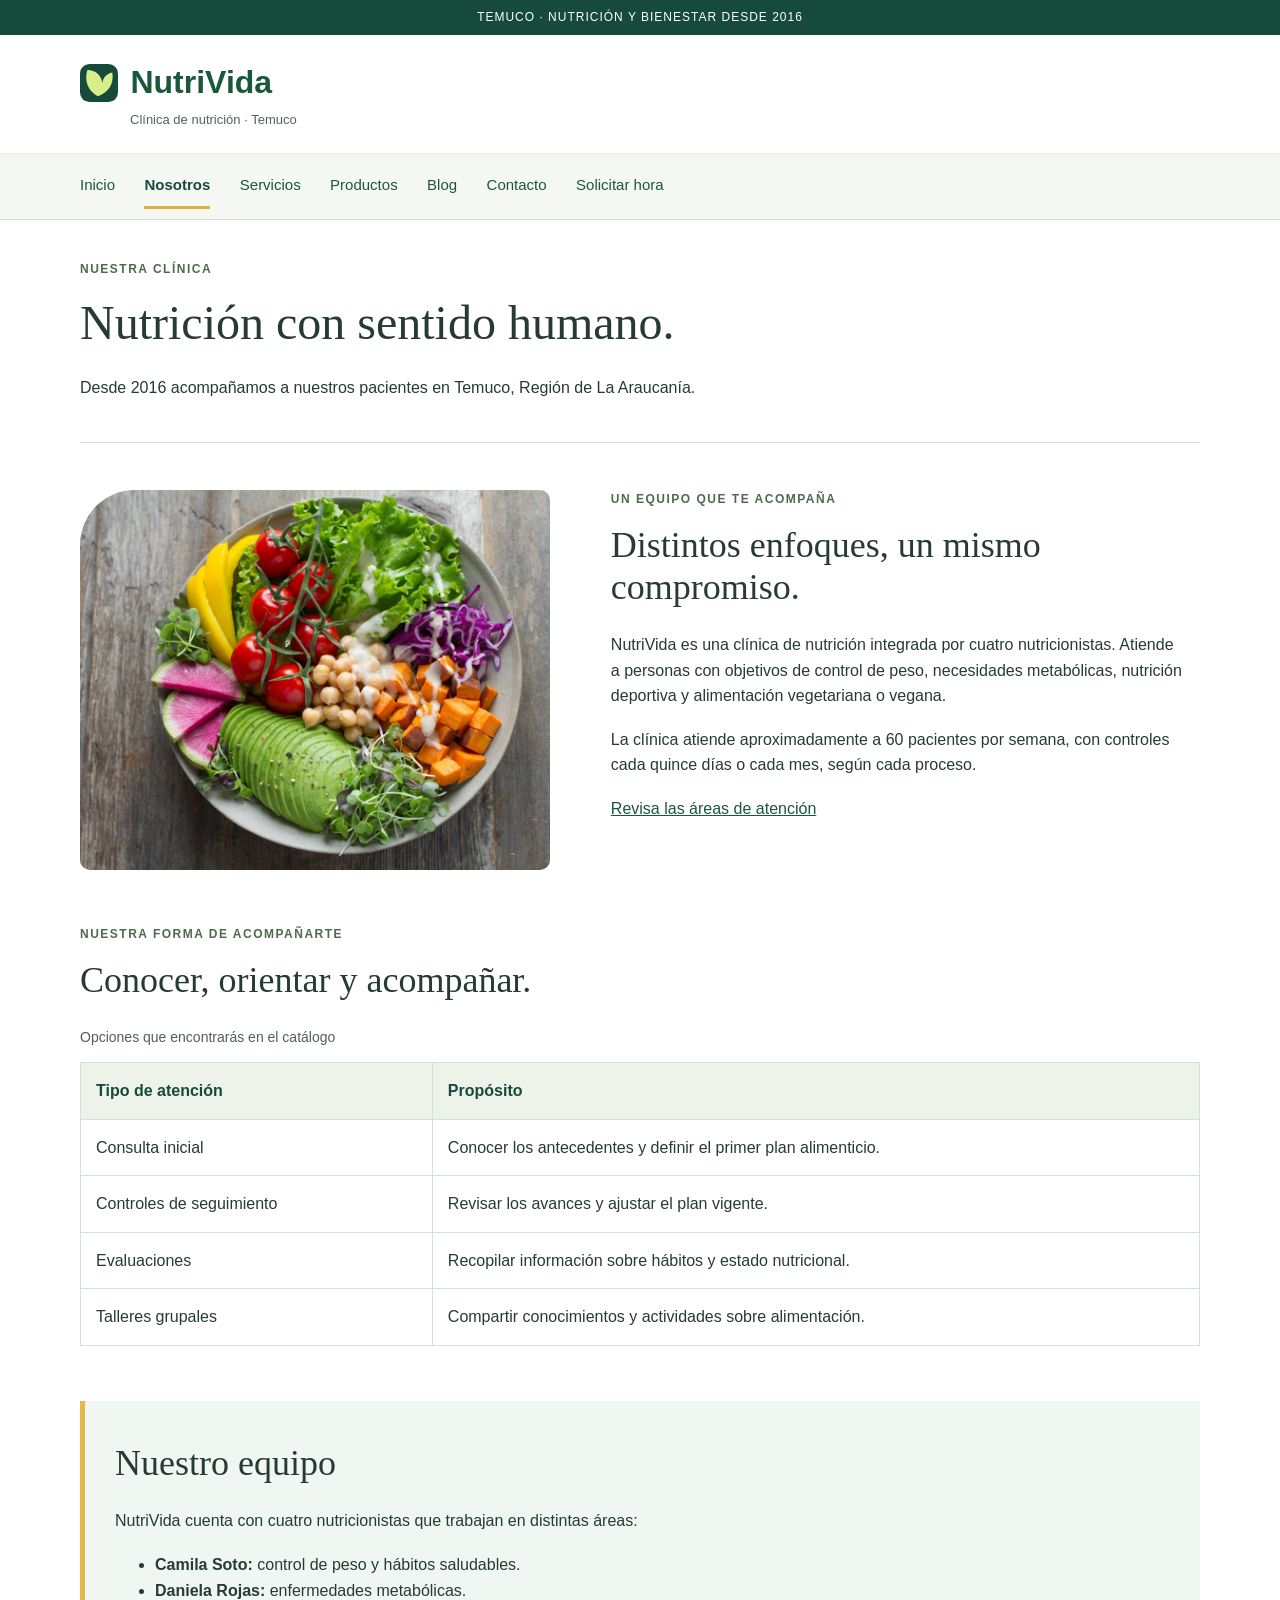
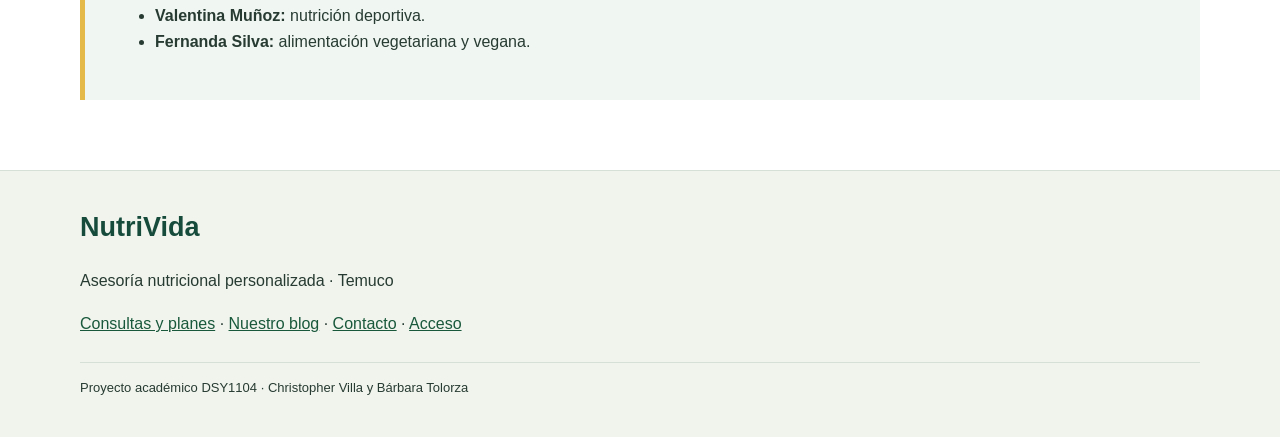
<file: HTML/nosotros.html>
<!DOCTYPE html>
<html lang="es">
<!-- CONFIGURACIÓN DE LA PÁGINA
     Reúne la codificación para tildes y ñ, el ajuste inicial de pantalla, el título y el icono de la pestaña.
     Las ocho páginas cargan ../css/style.css: ../ sale de la carpeta HTML para buscar los estilos compartidos.
-->
<head>
    <meta charset="UTF-8">
    <meta name="viewport" content="width=device-width, initial-scale=1.0">
    <title>Nosotros | NutriVida</title>
    <link rel="icon" href="../imagenes/logo.svg" type="image/svg+xml">
    <link rel="stylesheet" href="../css/style.css">
</head>
<body>
    <!-- FRANJA SUPERIOR
         Es el texto que se ve sobre el encabezado. La clase franja le da el fondo verde y centra su contenido.
    -->
    <p class="franja">TEMUCO · NUTRICIÓN Y BIENESTAR DESDE 2016</p>
    <!-- ENCABEZADO DE NUTRIVIDA
         Agrupa el logo, el nombre y la descripción de la clínica. Pulsar la marca lleva a Inicio.
         contenedor alinea el bloque; marca y bajada permiten dar distintos tamaños al nombre y a la descripción.
    -->
    <header>
        <div class="contenedor">
            <a class="enlace-marca" href="index.html">
                <img class="logo" src="../imagenes/logo.svg" alt="">
                <span class="marca">NutriVida</span>
            </a>
            <p class="bajada">Clínica de nutrición · Temuco</p>
        </div>
    </header>
    <!-- MENÚ ENTRE PÁGINAS
         Los enlaces abren los HTML de esta misma carpeta. El texto de cada enlace es su nombre visible en el menú.
         Solo el enlace de la página abierta tiene actual: el CSS lo destaca con negrita y una línea amarilla.
    -->
    <nav>
        <div class="contenedor">
            <a href="index.html">Inicio</a>
            <a href="nosotros.html" class="actual">Nosotros</a>
            <a href="servicios.html">Servicios</a>
            <a href="productos.html">Productos</a>
            <a href="blog.html">Blog</a>
            <a href="contacto.html">Contacto</a>
            <a href="solicitar-hora.html">Solicitar hora</a>
        </div>
    </nav>
    <!-- CONTENIDO PRINCIPAL
         Aquí está la información propia de esta página. contenedor limita su ancho y lo centra con el resto del sitio.
         El h1 presenta el tema principal; los h2 y h3 organizan las secciones y sus contenidos.
    -->
    <main class="contenedor">
        <!-- PRESENTACIÓN DE LA SECCIÓN
             Se ve debajo del menú: una etiqueta pequeña, el título principal y una breve descripción de lo que contiene la página.
        -->
        <section class="encabezado-pagina">
            <p class="etiqueta">NUESTRA CLÍNICA</p>
            <h1>Nutrición con sentido humano.</h1>
            <p>Desde 2016 acompañamos a nuestros pacientes en Temuco, Región de La Araucanía.</p>
        </section>
        <!-- PRESENTACIÓN DE LA CLÍNICA
             Reúne una fotografía y la descripción de NutriVida. El CSS los coloca juntos en computador y uno debajo del otro en teléfono.
        -->
        <section class="presentacion-clinica">
            <img class="imagen-clinica" src="../imagenes/vegetariana.jpg" alt="Ensalada vegetariana con garbanzos, palta y tomates">
            <div class="texto-clinica">
                <p class="etiqueta">UN EQUIPO QUE TE ACOMPAÑA</p>
                <h2>Distintos enfoques, un mismo compromiso.</h2>
                <p>NutriVida es una clínica de nutrición integrada por cuatro nutricionistas. Atiende a personas con objetivos de control de peso, necesidades metabólicas, nutrición deportiva y alimentación vegetariana o vegana.</p>
                <p>La clínica atiende aproximadamente a 60 pacientes por semana, con controles cada quince días o cada mes, según cada proceso.</p>
                <p><a href="servicios.html">Revisa las áreas de atención</a></p>
            </div>
        </section>
        <section>
            <p class="etiqueta">NUESTRA FORMA DE ACOMPAÑARTE</p>
            <h2>Conocer, orientar y acompañar.</h2>
            <!-- TABLA DE TIPOS DE ATENCIÓN
                 Compara cada tipo de atención con su propósito. thead contiene los títulos y tbody las filas de información.
                 Cada tr es una fila; th identifica una cabecera y td un dato. El contenedor permite desplazar la tabla si no cabe.
            -->
            <div class="tabla-contenedor">
                <table>
                    <caption>Opciones que encontrarás en el catálogo</caption>
                    <thead>
                        <tr><th>Tipo de atención</th><th>Propósito</th></tr>
                    </thead>
                    <tbody>
                        <tr><td>Consulta inicial</td><td>Conocer los antecedentes y definir el primer plan alimenticio.</td></tr>
                        <tr><td>Controles de seguimiento</td><td>Revisar los avances y ajustar el plan vigente.</td></tr>
                        <tr><td>Evaluaciones</td><td>Recopilar información sobre hábitos y estado nutricional.</td></tr>
                        <tr><td>Talleres grupales</td><td>Compartir conocimientos y actividades sobre alimentación.</td></tr>
                    </tbody>
                </table>
            </div>
        </section>
        <!-- INFORMACIÓN DESTACADA
             Agrupa este contenido en un recuadro de fondo verde claro. La línea amarilla se dibuja con border-left en el CSS.
        -->
        <!-- EQUIPO DE LA CLÍNICA
             Presenta a las cuatro nutricionistas de NutriVida y sus áreas de atención.
             Los nombres de los estudiantes quedan solamente en los créditos del pie de página. -->
        <section class="destacado">
            <h2>Nuestro equipo</h2>
            <p>NutriVida cuenta con cuatro nutricionistas que trabajan en distintas áreas:</p>
            <ul>
                <li><strong>Camila Soto:</strong> control de peso y hábitos saludables.</li>
                <li><strong>Daniela Rojas:</strong> enfermedades metabólicas.</li>
                <li><strong>Valentina Muñoz:</strong> nutrición deportiva.</li>
                <li><strong>Fernanda Silva:</strong> alimentación vegetariana y vegana.</li>
            </ul>
        </section>
    </main>
    <!-- PIE DE PÁGINA
         Cierra el sitio con la marca, enlaces al catálogo, blog y contacto, y los nombres de Christopher y Bárbara.
         Se repite en las ocho páginas y comparte sus estilos mediante style.css.
    -->
    <footer>
        <div class="contenedor">
            <p class="marca-pie">NutriVida</p>
            <p>Asesoría nutricional personalizada · Temuco</p>
            <p><a href="productos.html">Consultas y planes</a> · <a href="blog.html">Nuestro blog</a> · <a href="contacto.html">Contacto</a> · <a href="administracion.html">Acceso</a></p>
            <p class="creditos">Proyecto académico DSY1104 · Christopher Villa y Bárbara Tolorza</p>
        </div>
    </footer>
</body>
</html>
</file>
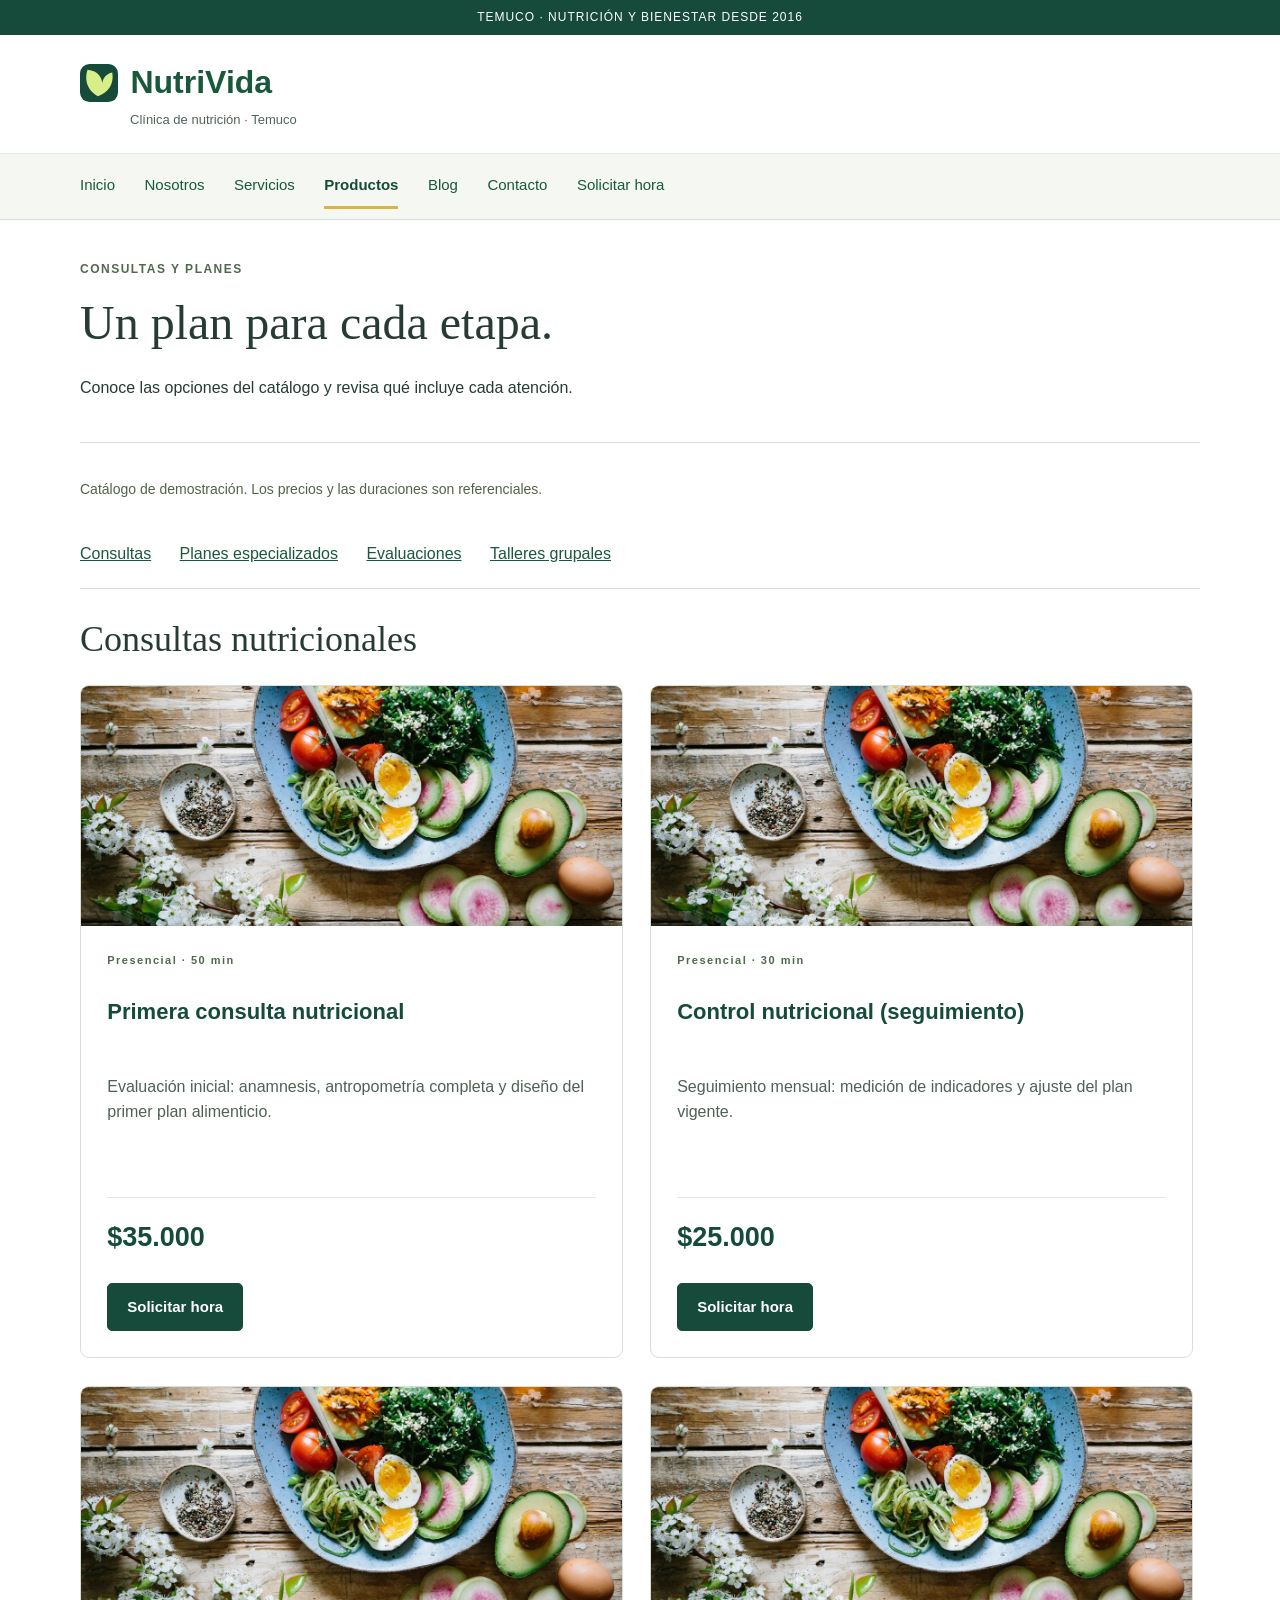
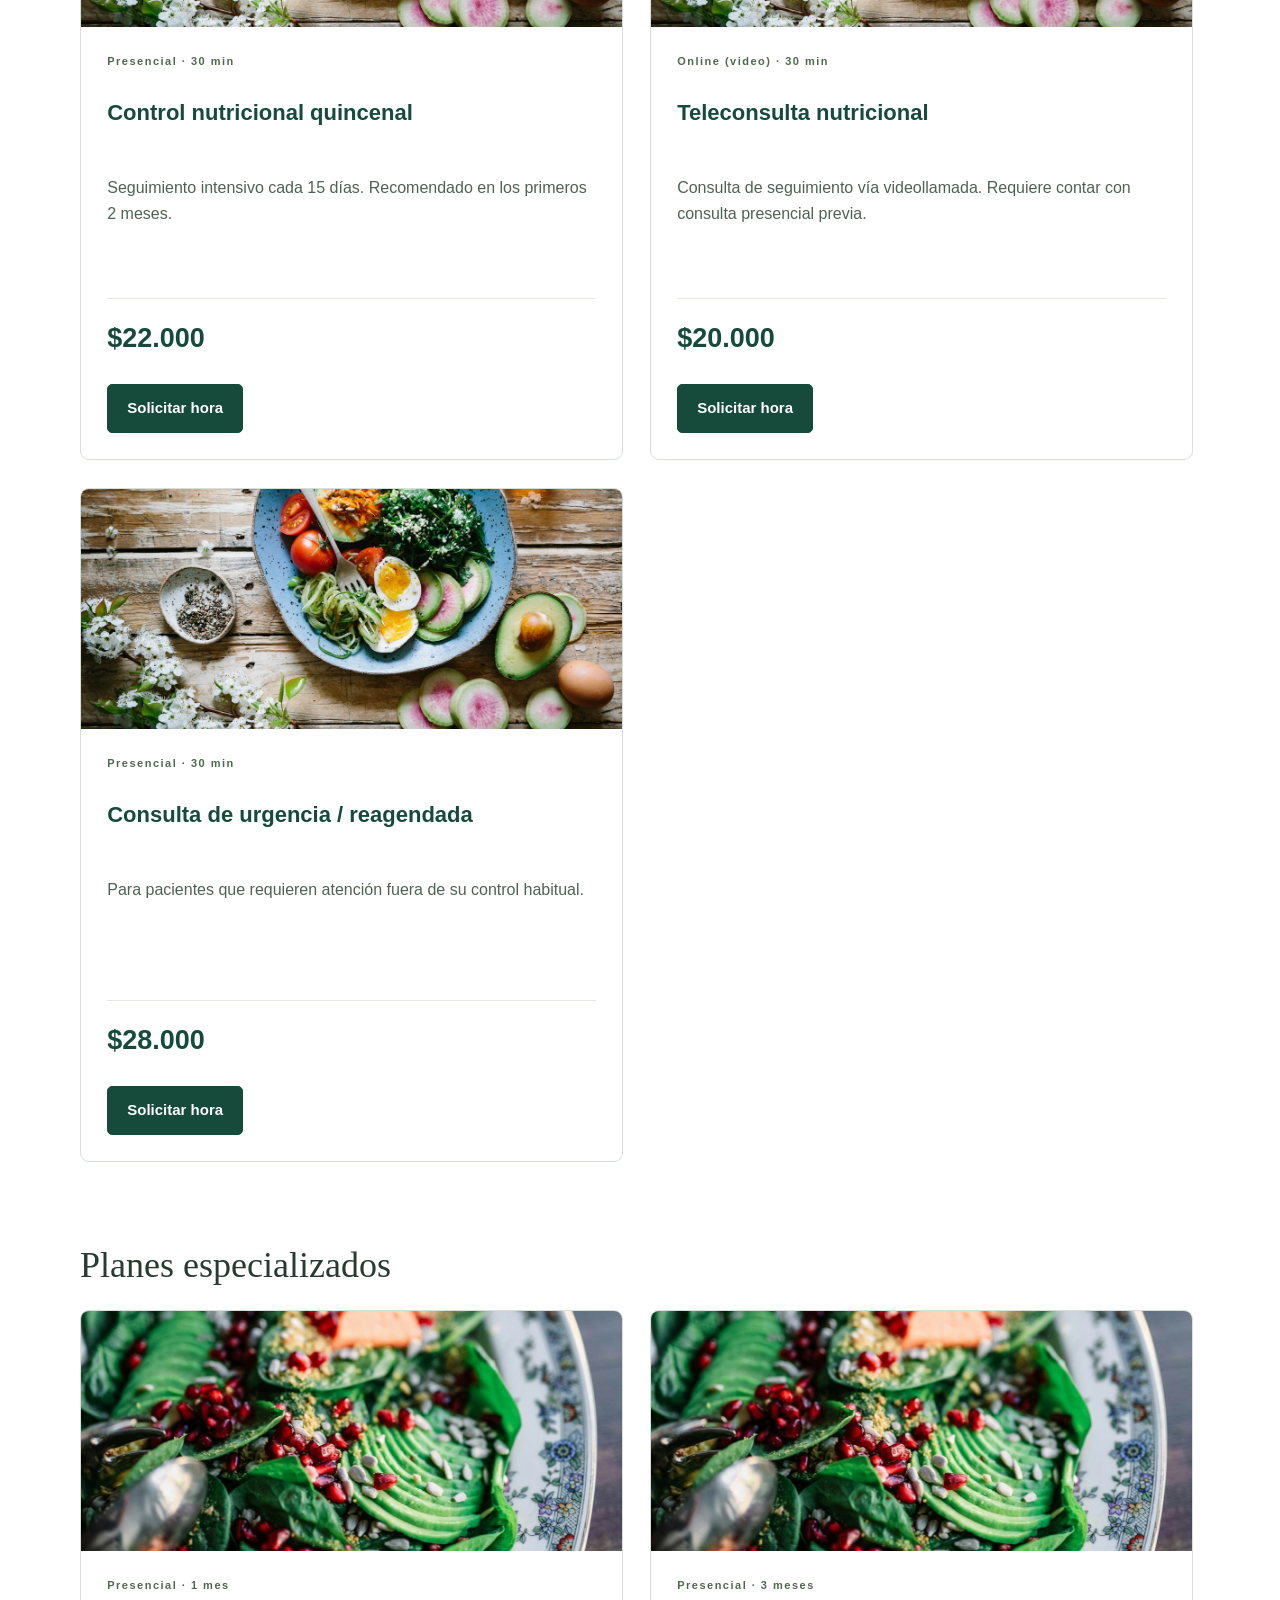
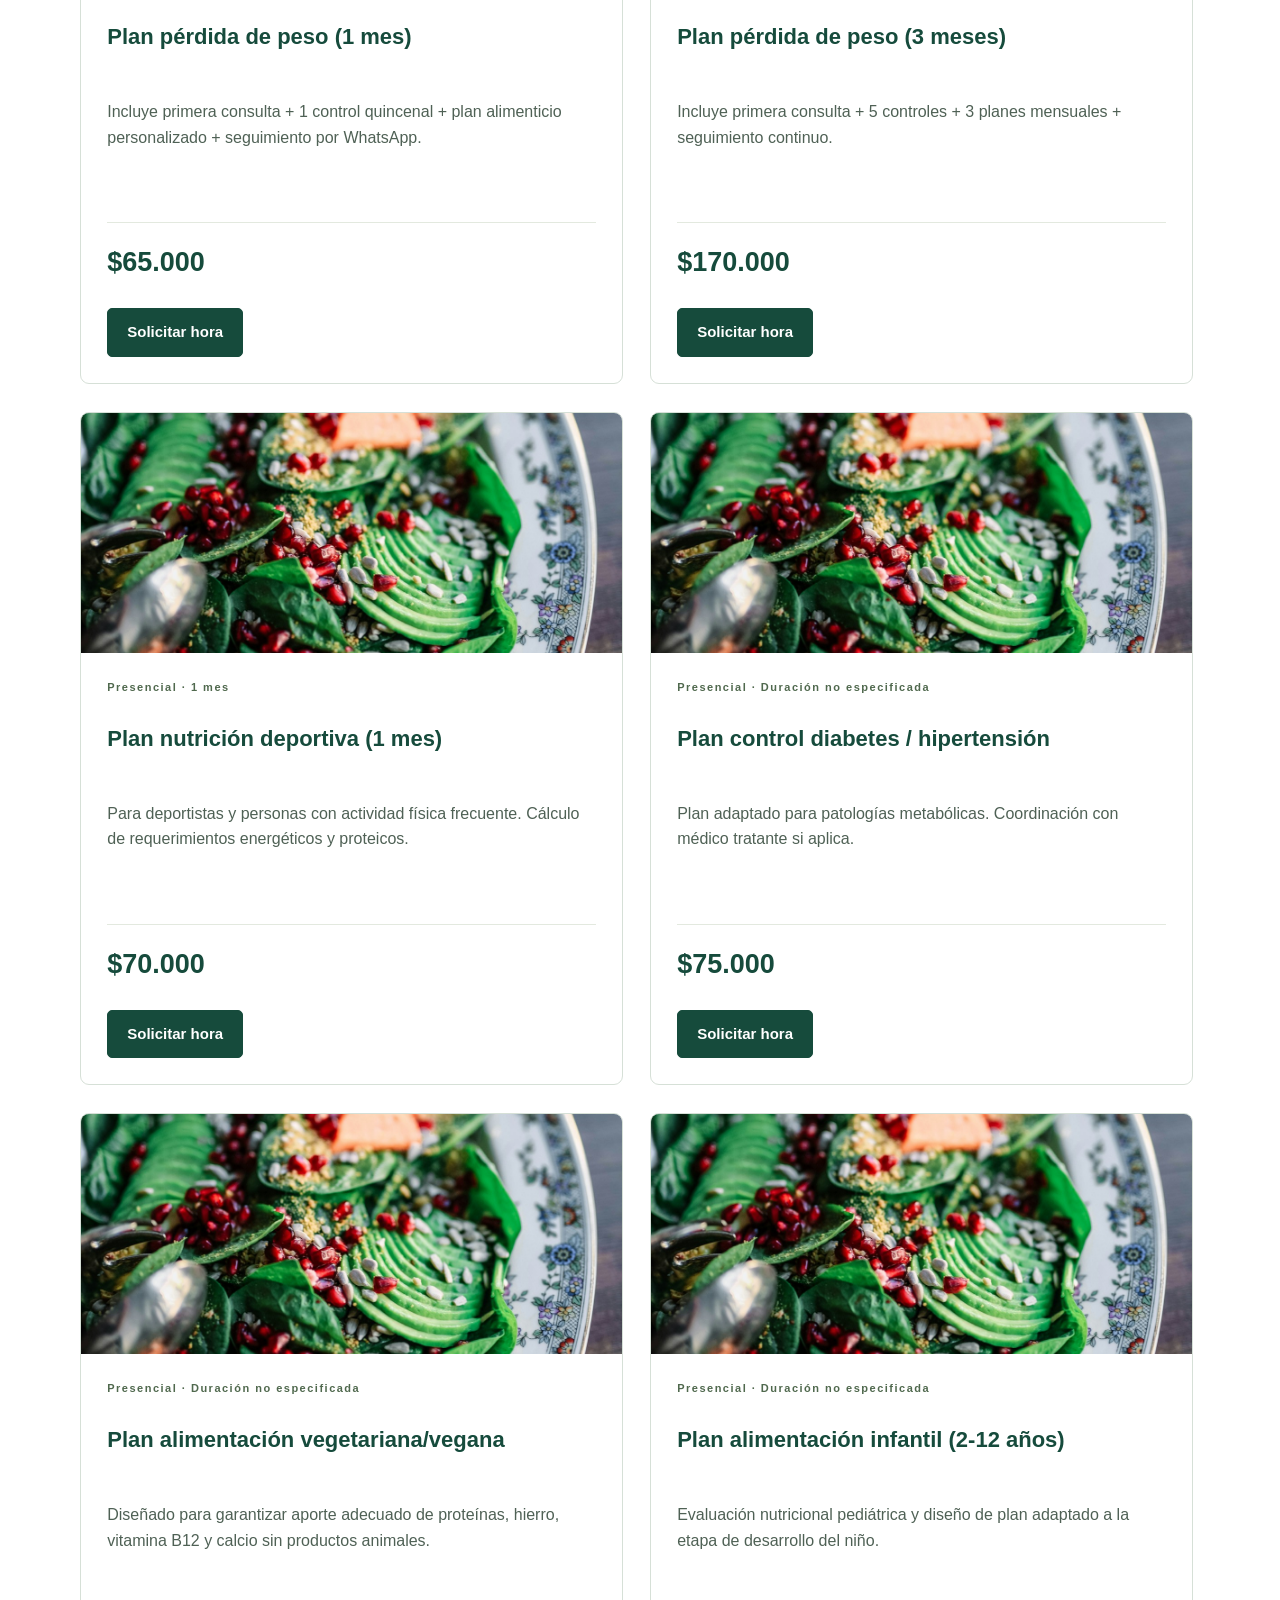
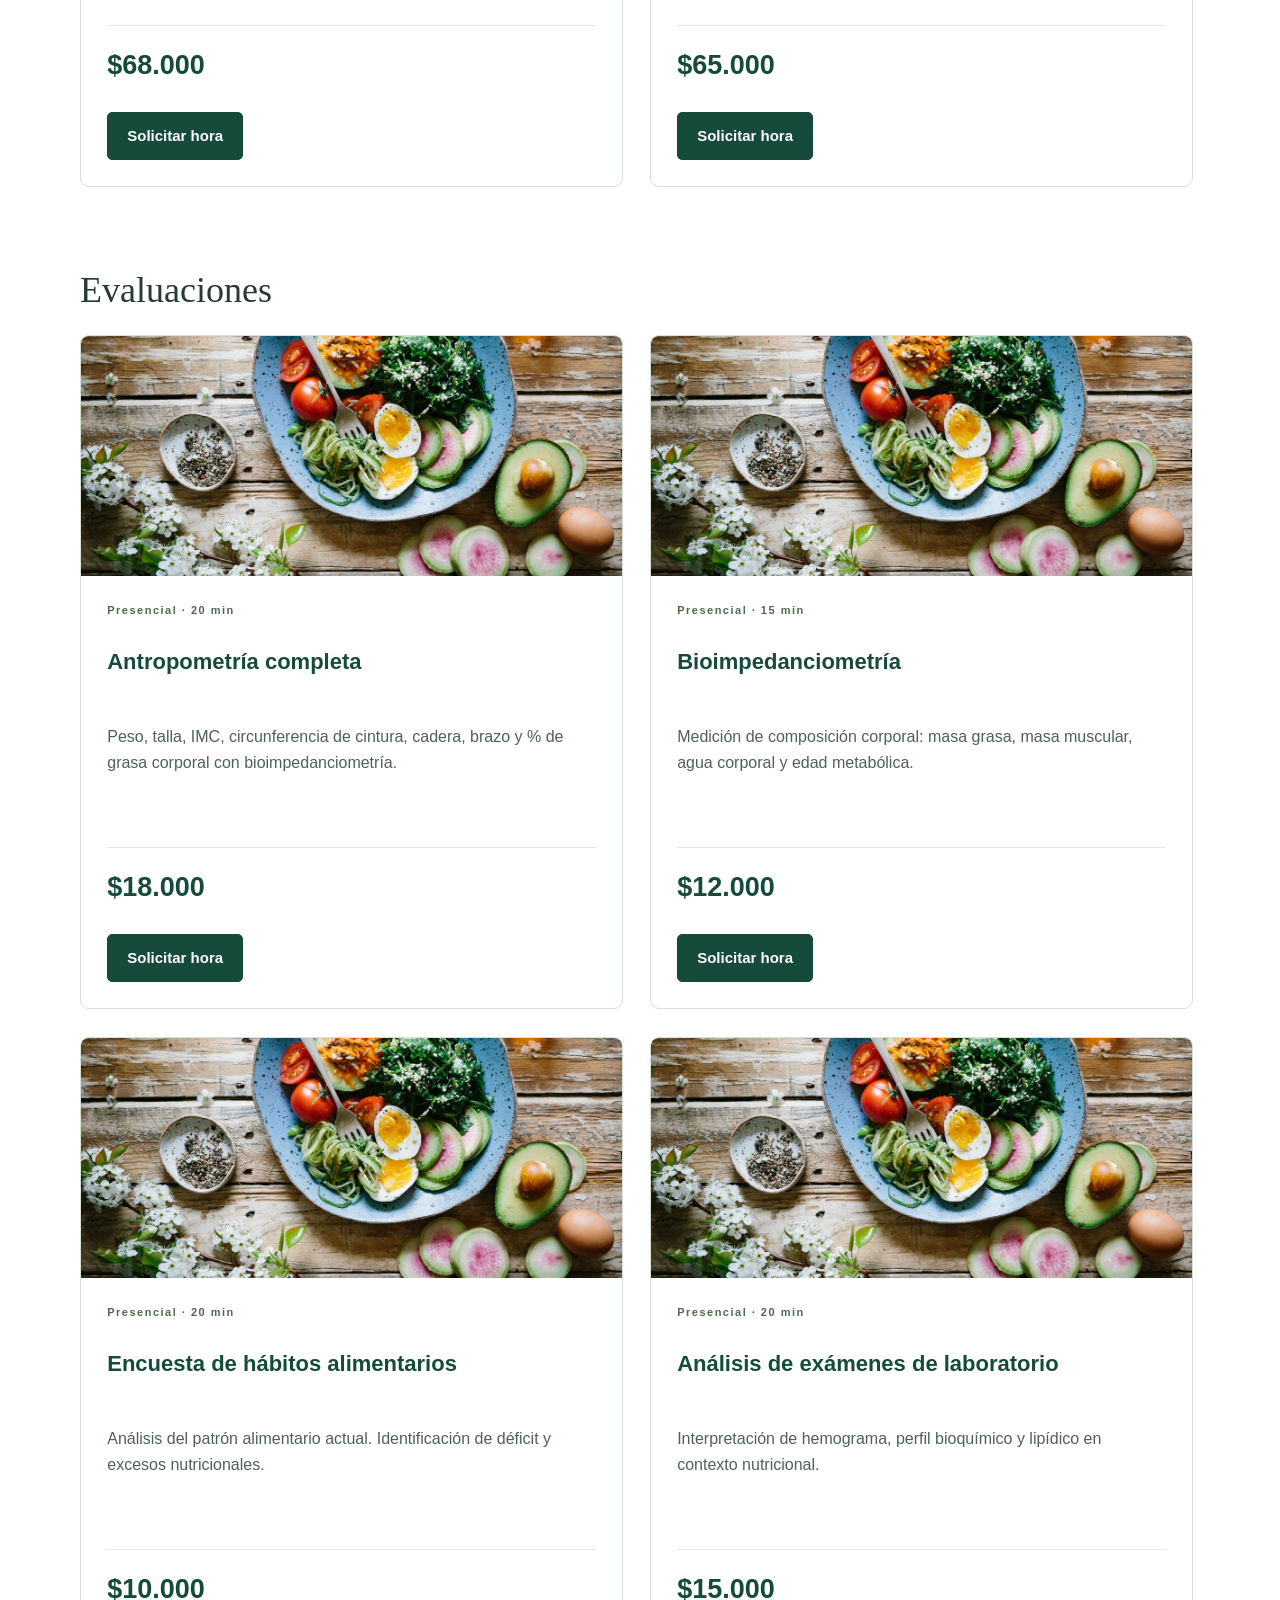
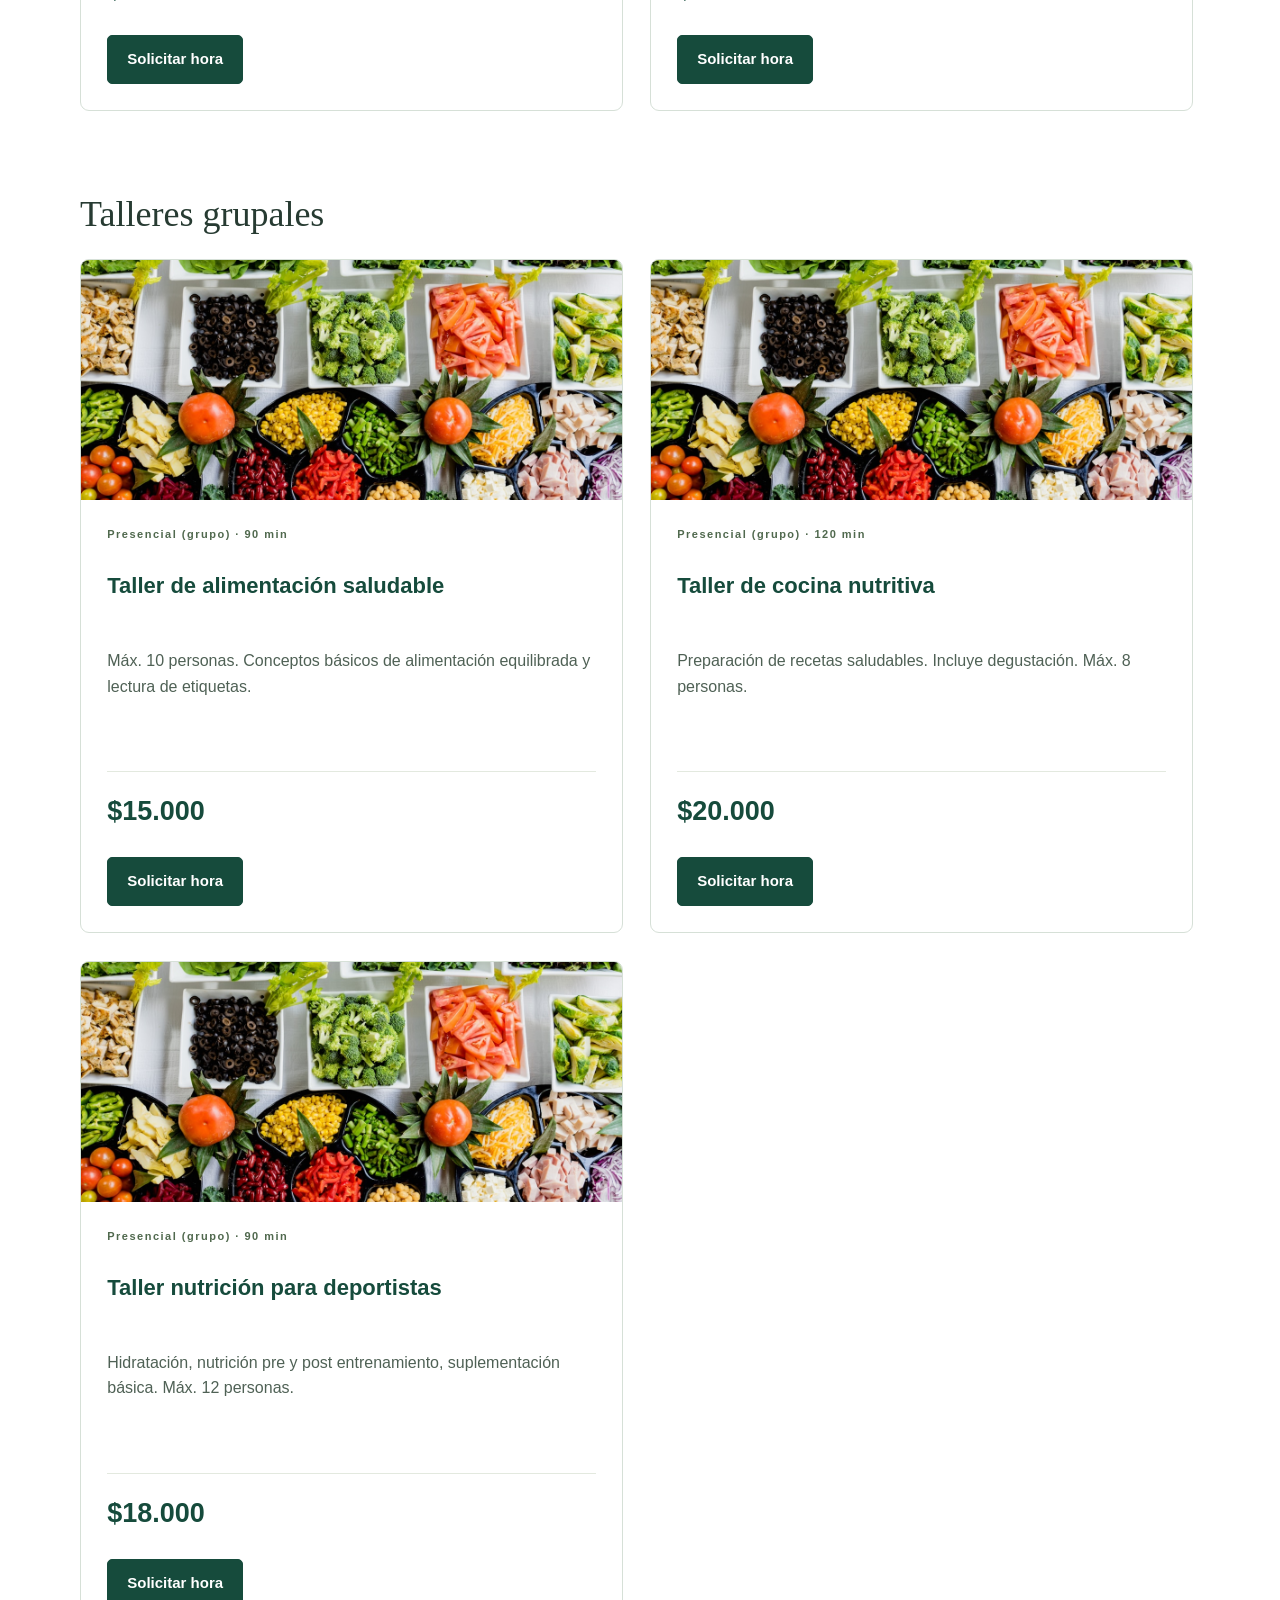
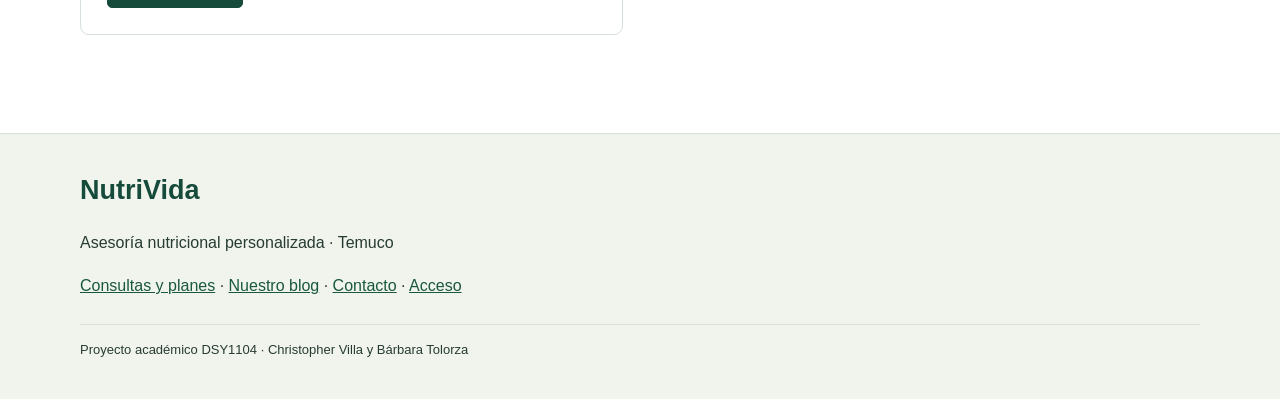
<file: HTML/productos.html>
<!DOCTYPE html>
<html lang="es">
<!-- CONFIGURACIÓN DE LA PÁGINA
     Reúne la codificación para tildes y ñ, el ajuste inicial de pantalla, el título y el icono de la pestaña.
     Las ocho páginas cargan ../css/style.css: ../ sale de la carpeta HTML para buscar los estilos compartidos.
-->
<head>
    <meta charset="UTF-8">
    <meta name="viewport" content="width=device-width, initial-scale=1.0">
    <title>Productos | NutriVida</title>
    <link rel="icon" href="../imagenes/logo.svg" type="image/svg+xml">
    <link rel="stylesheet" href="../css/style.css">
</head>
<body>
    <!-- FRANJA SUPERIOR
         Es el texto que se ve sobre el encabezado. La clase franja le da el fondo verde y centra su contenido.
    -->
    <p class="franja">TEMUCO · NUTRICIÓN Y BIENESTAR DESDE 2016</p>
    <!-- ENCABEZADO DE NUTRIVIDA
         Agrupa el logo, el nombre y la descripción de la clínica. Pulsar la marca lleva a Inicio.
         contenedor alinea el bloque; marca y bajada permiten dar distintos tamaños al nombre y a la descripción.
    -->
    <header>
        <div class="contenedor">
            <a class="enlace-marca" href="index.html">
                <img class="logo" src="../imagenes/logo.svg" alt="">
                <span class="marca">NutriVida</span>
            </a>
            <p class="bajada">Clínica de nutrición · Temuco</p>
        </div>
    </header>
    <!-- MENÚ ENTRE PÁGINAS
         Los enlaces abren los HTML de esta misma carpeta. El texto de cada enlace es su nombre visible en el menú.
         Solo el enlace de la página abierta tiene actual: el CSS lo destaca con negrita y una línea amarilla.
    -->
    <nav>
        <div class="contenedor">
            <a href="index.html">Inicio</a>
            <a href="nosotros.html">Nosotros</a>
            <a href="servicios.html">Servicios</a>
            <a href="productos.html" class="actual">Productos</a>
            <a href="blog.html">Blog</a>
            <a href="contacto.html">Contacto</a>
            <a href="solicitar-hora.html">Solicitar hora</a>
        </div>
    </nav>
    <!-- CONTENIDO PRINCIPAL
         Aquí está la información propia de esta página. contenedor limita su ancho y lo centra con el resto del sitio.
         El h1 presenta el tema principal; los h2 y h3 organizan las secciones y sus contenidos.
    -->
    <main class="contenedor">
        <!-- PRESENTACIÓN DE LA SECCIÓN
             Se ve debajo del menú: una etiqueta pequeña, el título principal y una breve descripción de lo que contiene la página.
        -->
        <section class="encabezado-pagina">
            <p class="etiqueta">CONSULTAS Y PLANES</p>
            <h1>Un plan para cada etapa.</h1>
            <p>Conoce las opciones del catálogo y revisa qué incluye cada atención.</p>
        </section>
        <p class="nota">Catálogo de demostración. Los precios y las duraciones son referenciales.</p>
        <!-- ÍNDICE DENTRO DE ESTA PÁGINA
             Los enlaces con # llevan al bloque cuyo id coincide. Permiten recorrer el contenido sin abrir otro archivo ni usar JavaScript.
        -->
        <div class="enlaces-seccion">
            <a href="#consultas">Consultas</a>
            <a href="#planes">Planes especializados</a>
            <a href="#evaluaciones">Evaluaciones</a>
            <a href="#talleres">Talleres grupales</a>
        </div>
        <!-- CATÁLOGO: CONSULTAS
             Agrupa las consultas iniciales y de seguimiento. El enlace #consultas del índice baja hasta esta sección.
        -->
        <section id="consultas">
            <h2>Consultas nutricionales</h2>
            <div class="tarjetas">
                <!-- ESTRUCTURA REPETIDA DEL PRODUCTO
                     Las 18 tarjetas siguen este bloque: imagen local, modalidad y duración, nombre, descripción, precio y enlace al formulario.
                     El id identifica la tarjeta para los enlaces como productos.html#cn001; no se muestra como texto.
                     El catálogo está escrito en HTML y no necesita JavaScript para mostrar sus productos.
                -->
                <article class="tarjeta" id="cn001">
                    <img src="../imagenes/metabolica.jpg" alt="Plato con huevo, palta, tomates y verduras variadas">
                    <div class="contenido-tarjeta">
                        <p class="etiqueta">Presencial · 50 min</p>
                        <h3>Primera consulta nutricional</h3>
                        <p class="descripcion">Evaluación inicial: anamnesis, antropometría completa y diseño del primer plan alimenticio.</p>
                        <p class="precio">$35.000</p>
                        <p class="accion"><a class="boton" href="solicitar-hora.html">Solicitar hora</a></p>
                    </div>
                </article>
                <article class="tarjeta" id="cn002">
                    <img src="../imagenes/metabolica.jpg" alt="Plato con huevo, palta, tomates y verduras variadas">
                    <div class="contenido-tarjeta">
                        <p class="etiqueta">Presencial · 30 min</p>
                        <h3>Control nutricional (seguimiento)</h3>
                        <p class="descripcion">Seguimiento mensual: medición de indicadores y ajuste del plan vigente.</p>
                        <p class="precio">$25.000</p>
                        <p class="accion"><a class="boton" href="solicitar-hora.html">Solicitar hora</a></p>
                    </div>
                </article>
                <article class="tarjeta" id="cn003">
                    <img src="../imagenes/metabolica.jpg" alt="Plato con huevo, palta, tomates y verduras variadas">
                    <div class="contenido-tarjeta">
                        <p class="etiqueta">Presencial · 30 min</p>
                        <h3>Control nutricional quincenal</h3>
                        <p class="descripcion">Seguimiento intensivo cada 15 días. Recomendado en los primeros 2 meses.</p>
                        <p class="precio">$22.000</p>
                        <p class="accion"><a class="boton" href="solicitar-hora.html">Solicitar hora</a></p>
                    </div>
                </article>
                <article class="tarjeta" id="cn004">
                    <img src="../imagenes/metabolica.jpg" alt="Plato con huevo, palta, tomates y verduras variadas">
                    <div class="contenido-tarjeta">
                        <p class="etiqueta">Online (video) · 30 min</p>
                        <h3>Teleconsulta nutricional</h3>
                        <p class="descripcion">Consulta de seguimiento vía videollamada. Requiere contar con consulta presencial previa.</p>
                        <p class="precio">$20.000</p>
                        <p class="accion"><a class="boton" href="solicitar-hora.html">Solicitar hora</a></p>
                    </div>
                </article>
                <article class="tarjeta" id="cn005">
                    <img src="../imagenes/metabolica.jpg" alt="Plato con huevo, palta, tomates y verduras variadas">
                    <div class="contenido-tarjeta">
                        <p class="etiqueta">Presencial · 30 min</p>
                        <h3>Consulta de urgencia / reagendada</h3>
                        <p class="descripcion">Para pacientes que requieren atención fuera de su control habitual.</p>
                        <p class="precio">$28.000</p>
                        <p class="accion"><a class="boton" href="solicitar-hora.html">Solicitar hora</a></p>
                    </div>
                </article>
            </div>
        </section>
        <!-- CATÁLOGO: PLANES ESPECIALIZADOS
             Reúne los planes por objetivo. Sus detalles y precios están escritos en estas tarjetas.
        -->
        <section id="planes">
            <h2>Planes especializados</h2>
            <div class="tarjetas">
                <article class="tarjeta" id="pl001">
                    <img src="../imagenes/control-peso.jpg" alt="Ensalada de hojas verdes con palta, granada y semillas">
                    <div class="contenido-tarjeta">
                        <p class="etiqueta">Presencial · 1 mes</p>
                        <h3>Plan pérdida de peso (1 mes)</h3>
                        <p class="descripcion">Incluye primera consulta + 1 control quincenal + plan alimenticio personalizado + seguimiento por WhatsApp.</p>
                        <p class="precio">$65.000</p>
                        <p class="accion"><a class="boton" href="solicitar-hora.html">Solicitar hora</a></p>
                    </div>
                </article>
                <article class="tarjeta" id="pl002">
                    <img src="../imagenes/control-peso.jpg" alt="Ensalada de hojas verdes con palta, granada y semillas">
                    <div class="contenido-tarjeta">
                        <p class="etiqueta">Presencial · 3 meses</p>
                        <h3>Plan pérdida de peso (3 meses)</h3>
                        <p class="descripcion">Incluye primera consulta + 5 controles + 3 planes mensuales + seguimiento continuo.</p>
                        <p class="precio">$170.000</p>
                        <p class="accion"><a class="boton" href="solicitar-hora.html">Solicitar hora</a></p>
                    </div>
                </article>
                <article class="tarjeta" id="pl003">
                    <img src="../imagenes/control-peso.jpg" alt="Ensalada de hojas verdes con palta, granada y semillas">
                    <div class="contenido-tarjeta">
                        <p class="etiqueta">Presencial · 1 mes</p>
                        <h3>Plan nutrición deportiva (1 mes)</h3>
                        <p class="descripcion">Para deportistas y personas con actividad física frecuente. Cálculo de requerimientos energéticos y proteicos.</p>
                        <p class="precio">$70.000</p>
                        <p class="accion"><a class="boton" href="solicitar-hora.html">Solicitar hora</a></p>
                    </div>
                </article>
                <article class="tarjeta" id="pl004">
                    <img src="../imagenes/control-peso.jpg" alt="Ensalada de hojas verdes con palta, granada y semillas">
                    <div class="contenido-tarjeta">
                        <p class="etiqueta">Presencial · Duración no especificada</p>
                        <h3>Plan control diabetes / hipertensión</h3>
                        <p class="descripcion">Plan adaptado para patologías metabólicas. Coordinación con médico tratante si aplica.</p>
                        <p class="precio">$75.000</p>
                        <p class="accion"><a class="boton" href="solicitar-hora.html">Solicitar hora</a></p>
                    </div>
                </article>
                <article class="tarjeta" id="pl005">
                    <img src="../imagenes/control-peso.jpg" alt="Ensalada de hojas verdes con palta, granada y semillas">
                    <div class="contenido-tarjeta">
                        <p class="etiqueta">Presencial · Duración no especificada</p>
                        <h3>Plan alimentación vegetariana/vegana</h3>
                        <p class="descripcion">Diseñado para garantizar aporte adecuado de proteínas, hierro, vitamina B12 y calcio sin productos animales.</p>
                        <p class="precio">$68.000</p>
                        <p class="accion"><a class="boton" href="solicitar-hora.html">Solicitar hora</a></p>
                    </div>
                </article>
                <article class="tarjeta" id="pl006">
                    <img src="../imagenes/control-peso.jpg" alt="Ensalada de hojas verdes con palta, granada y semillas">
                    <div class="contenido-tarjeta">
                        <p class="etiqueta">Presencial · Duración no especificada</p>
                        <h3>Plan alimentación infantil (2-12 años)</h3>
                        <p class="descripcion">Evaluación nutricional pediátrica y diseño de plan adaptado a la etapa de desarrollo del niño.</p>
                        <p class="precio">$65.000</p>
                        <p class="accion"><a class="boton" href="solicitar-hora.html">Solicitar hora</a></p>
                    </div>
                </article>
            </div>
        </section>
                 <!-- CATÁLOGO: EVALUACIONES
             Presenta las evaluaciones disponibles con su duración, descripción y precio referencial.
        -->
        <section id="evaluaciones">
            <h2>Evaluaciones</h2>
            <div class="tarjetas">
                <article class="tarjeta" id="ev001">
                    <img src="../imagenes/metabolica.jpg" alt="Plato con huevo, palta, tomates y verduras variadas">
                    <div class="contenido-tarjeta">
                        <p class="etiqueta">Presencial · 20 min</p>
                        <h3>Antropometría completa</h3>
                        <p class="descripcion">Peso, talla, IMC, circunferencia de cintura, cadera, brazo y % de grasa corporal con bioimpedanciometría.</p>
                        <p class="precio">$18.000</p>
                        <p class="accion"><a class="boton" href="solicitar-hora.html">Solicitar hora</a></p>
                    </div>
                </article>
                <article class="tarjeta" id="ev002">
                    <img src="../imagenes/metabolica.jpg" alt="Plato con huevo, palta, tomates y verduras variadas">
                    <div class="contenido-tarjeta">
                        <p class="etiqueta">Presencial · 15 min</p>
                        <h3>Bioimpedanciometría</h3>
                        <p class="descripcion">Medición de composición corporal: masa grasa, masa muscular, agua corporal y edad metabólica.</p>
                        <p class="precio">$12.000</p>
                        <p class="accion"><a class="boton" href="solicitar-hora.html">Solicitar hora</a></p>
                    </div>
                </article>
                <article class="tarjeta" id="ev003">
                    <img src="../imagenes/metabolica.jpg" alt="Plato con huevo, palta, tomates y verduras variadas">
                    <div class="contenido-tarjeta">
                        <p class="etiqueta">Presencial · 20 min</p>
<h3>Encuesta de hábitos alimentarios</h3>
                        <p class="descripcion">Análisis del patrón alimentario actual. Identificación de déficit y excesos nutricionales.</p>
                        <p class="precio">$10.000</p>
                        <p class="accion"><a class="boton" href="solicitar-hora.html">Solicitar hora</a></p>
                    </div>
                </article>
                <article class="tarjeta" id="ev004">
                    <img src="../imagenes/metabolica.jpg" alt="Plato con huevo, palta, tomates y verduras variadas">
                    <div class="contenido-tarjeta">
                        <p class="etiqueta">Presencial · 20 min</p>
                        <h3>Análisis de exámenes de laboratorio</h3>
                        <p class="descripcion">Interpretación de hemograma, perfil bioquímico y lipídico en contexto nutricional.</p>
                        <p class="precio">$15.000</p>
                        <p class="accion"><a class="boton" href="solicitar-hora.html">Solicitar hora</a></p>
                    </div>
                </article>
            </div>
        </section>
        <!-- CATÁLOGO: TALLERES
             Presenta las actividades grupales. Los enlaces de las tarjetas llevan al formulario para indicar preferencias.
        -->
        <section id="talleres">
            <h2>Talleres grupales</h2>
            <div class="tarjetas">
                <article class="tarjeta" id="tg001">
                    <img src="../imagenes/deportiva.jpg" alt="Ingredientes variados organizados en recipientes">
                    <div class="contenido-tarjeta">
                        <p class="etiqueta">Presencial (grupo) · 90 min</p>
                        <h3>Taller de alimentación saludable</h3>
                        <p class="descripcion">Máx. 10 personas. Conceptos básicos de alimentación equilibrada y lectura de etiquetas.</p>
                        <p class="precio">$15.000</p>
                        <p class="accion"><a class="boton" href="solicitar-hora.html">Solicitar hora</a></p>
                    </div>
                </article>
                <article class="tarjeta" id="tg002">
                    <img src="../imagenes/deportiva.jpg" alt="Ingredientes variados organizados en recipientes">
                    <div class="contenido-tarjeta">
                        <p class="etiqueta">Presencial (grupo) · 120 min</p>
                        <h3>Taller de cocina nutritiva</h3>
                        <p class="descripcion">Preparación de recetas saludables. Incluye degustación. Máx. 8 personas.</p>
                        <p class="precio">$20.000</p>
                        <p class="accion"><a class="boton" href="solicitar-hora.html">Solicitar hora</a></p>
                    </div>
                </article>
                <article class="tarjeta" id="tg003">
                    <img src="../imagenes/deportiva.jpg" alt="Ingredientes variados organizados en recipientes">
                    <div class="contenido-tarjeta">
                        <p class="etiqueta">Presencial (grupo) · 90 min</p>
                        <h3>Taller nutrición para deportistas</h3>
                        <p class="descripcion">Hidratación, nutrición pre y post entrenamiento, suplementación básica. Máx. 12 personas.</p>
                        <p class="precio">$18.000</p>
                        <p class="accion"><a class="boton" href="solicitar-hora.html">Solicitar hora</a></p>
                    </div>
                </article>
            </div>
        </section>

    </main>
    <!-- PIE DE PÁGINA
         Cierra el sitio con la marca, enlaces al catálogo, blog y contacto, y los nombres de Christopher y Bárbara.
         Se repite en las ocho páginas y comparte sus estilos mediante style.css.
    -->
    <footer>
        <div class="contenedor">
            <p class="marca-pie">NutriVida</p>
            <p>Asesoría nutricional personalizada · Temuco</p>
            <p><a href="productos.html">Consultas y planes</a> · <a href="blog.html">Nuestro blog</a> · <a href="contacto.html">Contacto</a> · <a href="administracion.html">Acceso</a></p>
            <p class="creditos">Proyecto académico DSY1104 · Christopher Villa y Bárbara Tolorza</p>
        </div>
    </footer>
</body>
</html>
</file>
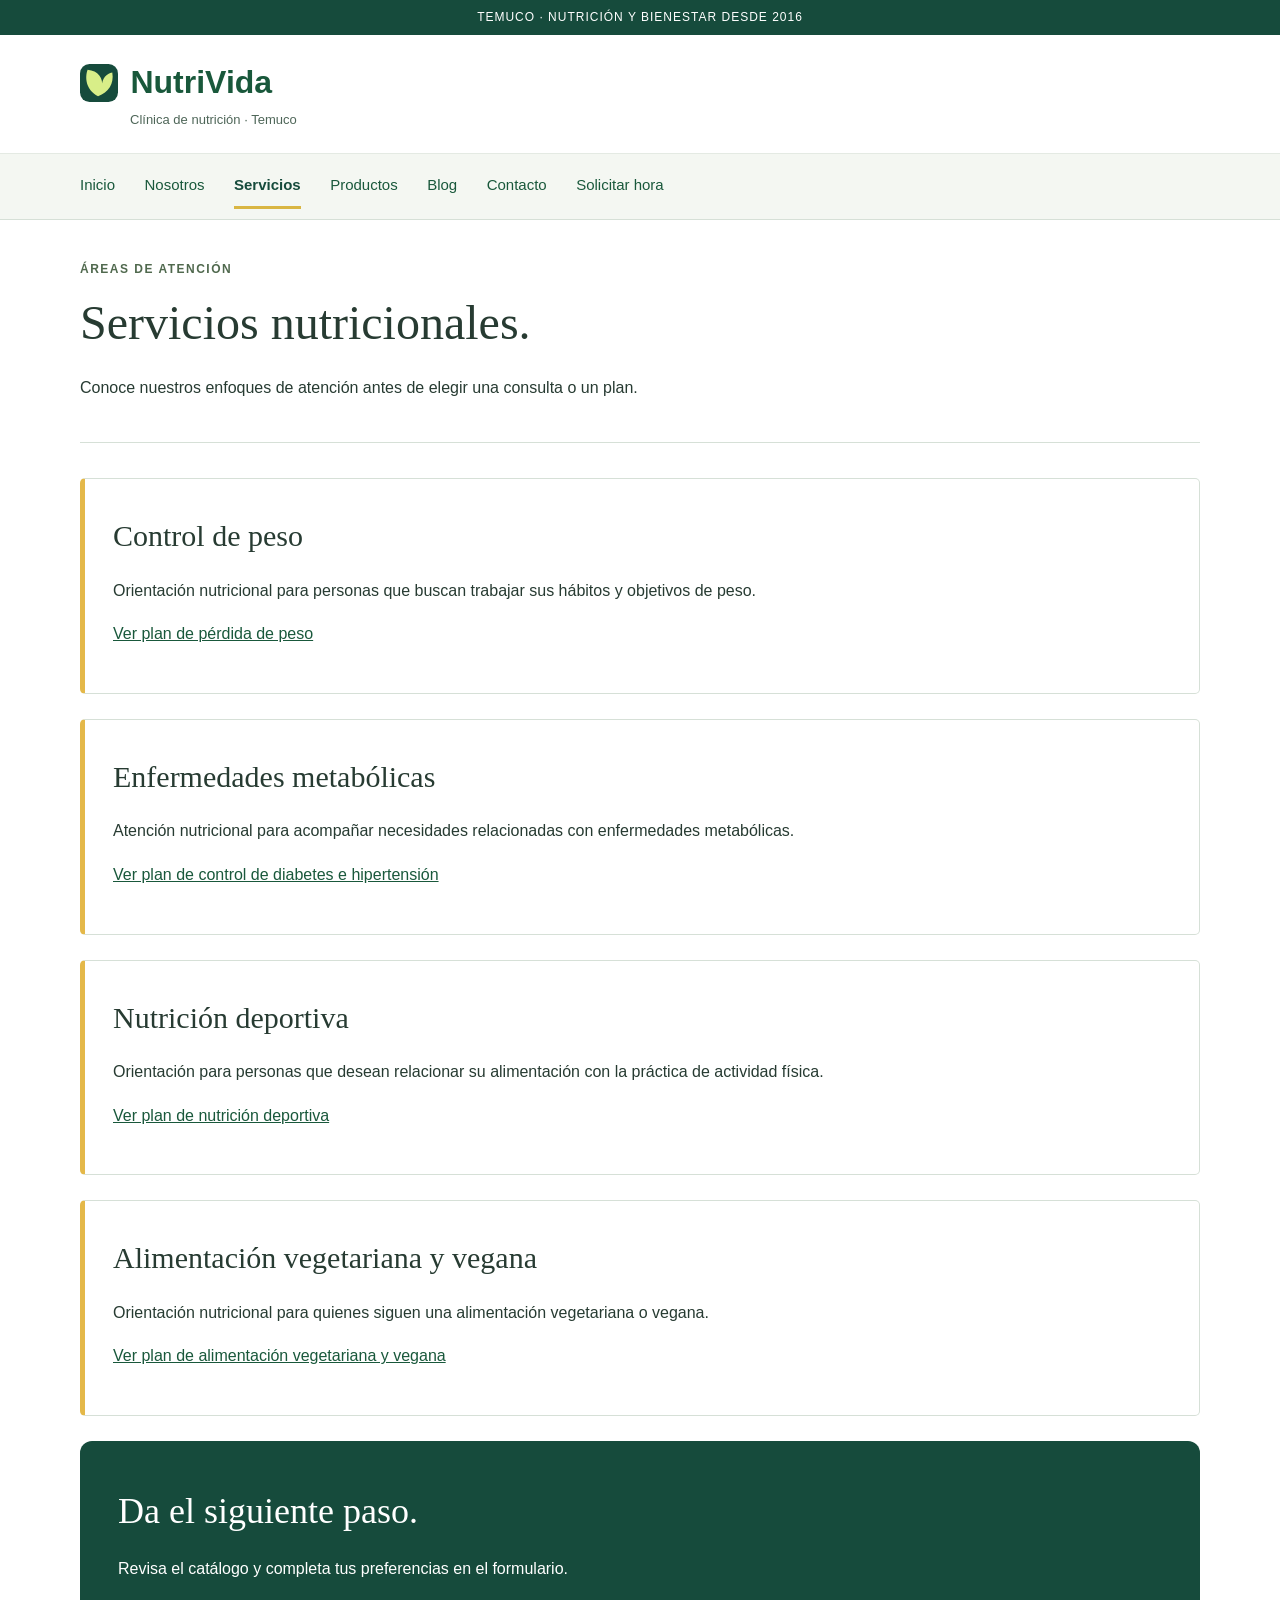
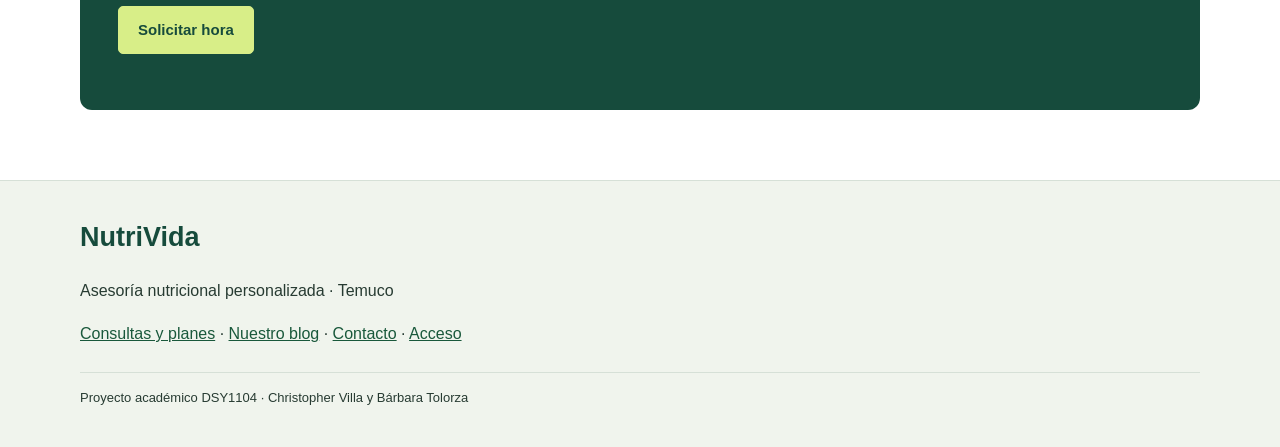
<file: HTML/servicios.html>
<!DOCTYPE html>
<html lang="es">
<!-- CONFIGURACIÓN DE LA PÁGINA
     Reúne la codificación para tildes y ñ, el ajuste inicial de pantalla, el título y el icono de la pestaña.
     Las ocho páginas cargan ../css/style.css: ../ sale de la carpeta HTML para buscar los estilos compartidos.
-->
<head>
    <meta charset="UTF-8">
    <meta name="viewport" content="width=device-width, initial-scale=1.0">
    <title>Servicios | NutriVida</title>
    <link rel="icon" href="../imagenes/logo.svg" type="image/svg+xml">
    <link rel="stylesheet" href="../css/style.css">
</head>
<body>
    <!-- FRANJA SUPERIOR
         Es el texto que se ve sobre el encabezado. La clase franja le da el fondo verde y centra su contenido.
    -->
    <p class="franja">TEMUCO · NUTRICIÓN Y BIENESTAR DESDE 2016</p>
    <!-- ENCABEZADO DE NUTRIVIDA
         Agrupa el logo, el nombre y la descripción de la clínica. Pulsar la marca lleva a Inicio.
         contenedor alinea el bloque; marca y bajada permiten dar distintos tamaños al nombre y a la descripción.
    -->
    <header>
        <div class="contenedor">
            <a class="enlace-marca" href="index.html">
                <img class="logo" src="../imagenes/logo.svg" alt="">
                <span class="marca">NutriVida</span>
            </a>
            <p class="bajada">Clínica de nutrición · Temuco</p>
        </div>
    </header>
    <!-- MENÚ ENTRE PÁGINAS
         Los enlaces abren los HTML de esta misma carpeta. El texto de cada enlace es su nombre visible en el menú.
Solo el enlace de la página abierta tiene actual: el CSS lo destaca con negrita y una línea amarilla.
    -->
    <nav>
        <div class="contenedor">
            <a href="index.html">Inicio</a>
            <a href="nosotros.html">Nosotros</a>
            <a href="servicios.html" class="actual">Servicios</a>
            <a href="productos.html">Productos</a>
            <a href="blog.html">Blog</a>
            <a href="contacto.html">Contacto</a>
            <a href="solicitar-hora.html">Solicitar hora</a>
        </div>
    </nav>
    <!-- CONTENIDO PRINCIPAL
         Aquí está la información propia de esta página. contenedor limita su ancho y lo centra con el resto del sitio.
         El h1 presenta el tema principal; los h2 y h3 organizan las secciones y sus contenidos.
    -->
    <main class="contenedor">
        <!-- PRESENTACIÓN DE LA SECCIÓN
             Se ve debajo del menú: una etiqueta pequeña, el título principal y una breve descripción de lo que contiene la página.
        -->
        <section class="encabezado-pagina">
            <p class="etiqueta">ÁREAS DE ATENCIÓN</p>
            <h1>Servicios nutricionales.</h1>
            <p>Conoce nuestros enfoques de atención antes de elegir una consulta o un plan.</p>
        </section>
        <!-- ÁREAS DE ATENCIÓN
             Los cuatro bloques siguientes repiten esta estructura: nombre del área, explicación y enlace al plan relacionado.
             La clase servicio les da el mismo borde y espacio interior. href combina productos.html con el id del plan para llegar a su tarjeta.
        -->
        <article class="servicio">
            <h2>Control de peso</h2>
            <p>Orientación nutricional para personas que buscan trabajar sus hábitos y objetivos de peso.</p>
            <p><a href="productos.html#pl001">Ver plan de pérdida de peso</a></p>
        </article>
        <article class="servicio">
            <h2>Enfermedades metabólicas</h2>
            <p>Atención nutricional para acompañar necesidades relacionadas con enfermedades metabólicas.</p>
            <p><a href="productos.html#pl004">Ver plan de control de diabetes e hipertensión</a></p>
        </article>
        <article class="servicio">
            <h2>Nutrición deportiva</h2>
            <p>Orientación para personas que desean relacionar su alimentación con la práctica de actividad física.</p>
            <p><a href="productos.html#pl003">Ver plan de nutrición deportiva</a></p>
        </article>
        <article class="servicio">
            <h2>Alimentación vegetariana y vegana</h2>
            <p>Orientación nutricional para quienes siguen una alimentación vegetariana o vegana.</p>
            <p><a href="productos.html#pl005">Ver plan de alimentación vegetariana y vegana</a></p>
        </article>
        <!-- ACCESO AL FORMULARIO
             Bloque de cierre con fondo verde oscuro y un enlace a Solicitar hora.
             El enlace parece un botón por sus clases, pero su función es abrir el archivo indicado en href.
        -->
        <section class="panel-verde">
            <h2>Da el siguiente paso.</h2>
            <p>Revisa el catálogo y completa tus preferencias en el formulario.</p>
            <p class="accion"><a class="boton boton-claro" href="solicitar-hora.html">Solicitar hora</a></p>
        </section>
    </main>
    <!-- PIE DE PÁGINA
         Cierra el sitio con la marca, enlaces al catálogo, blog y contacto, y los nombres de Christopher y Bárbara.
         Se repite en las ocho páginas y comparte sus estilos mediante style.css.
    -->
    <footer>
        <div class="contenedor">
            <p class="marca-pie">NutriVida</p>
            <p>Asesoría nutricional personalizada · Temuco</p>
            <p><a href="productos.html">Consultas y planes</a> · <a href="blog.html">Nuestro blog</a> · <a href="contacto.html">Contacto</a> · <a href="administracion.html">Acceso</a></p>
            <p class="creditos">Proyecto académico DSY1104 · Christopher Villa y Bárbara Tolorza</p>
        </div>
    </footer>
</body>
</html>
</file>
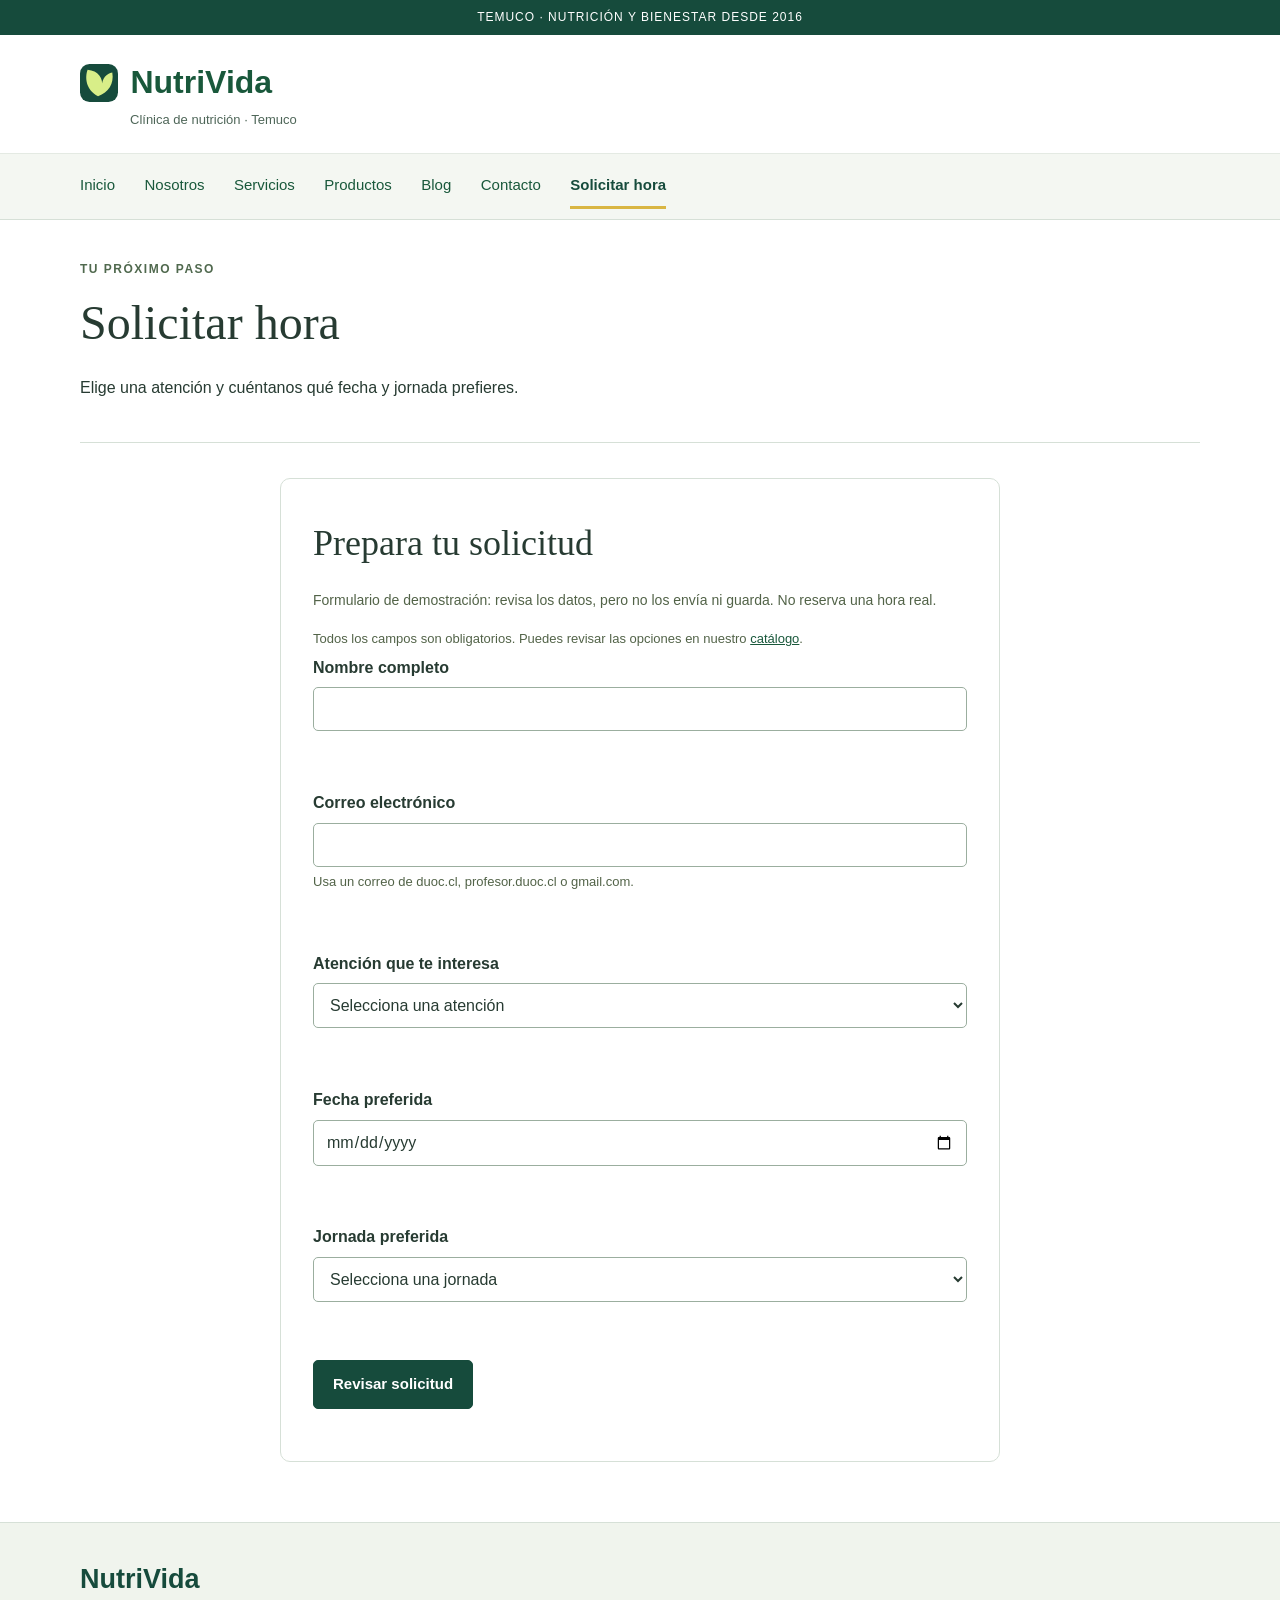
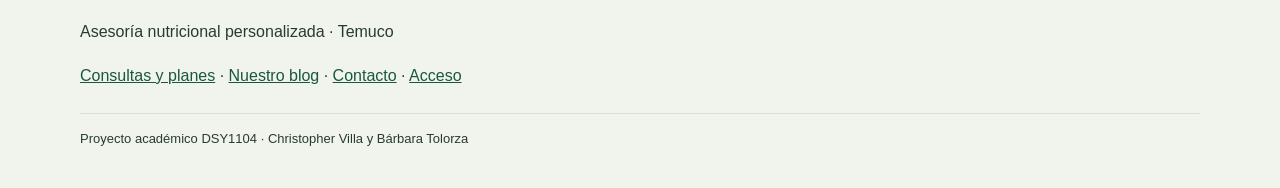
<file: HTML/solicitar-hora.html>
<!DOCTYPE html>
<html lang="es">
<!-- CONFIGURACIÓN DE LA PÁGINA
     Reúne la codificación para tildes y ñ, el ajuste inicial de pantalla, el título y el icono de la pestaña.
     Las ocho páginas cargan ../css/style.css: ../ sale de la carpeta HTML para buscar los estilos compartidos.
-->
<head>
    <meta charset="UTF-8">
    <meta name="viewport" content="width=device-width, initial-scale=1.0">
    <title>Solicitar hora | NutriVida</title>
    <link rel="icon" href="../imagenes/logo.svg" type="image/svg+xml">
    <link rel="stylesheet" href="../css/style.css">
</head>
<body>
    <!-- FRANJA SUPERIOR
         Es el texto que se ve sobre el encabezado. La clase franja le da el fondo verde y centra su contenido.
    -->
    <p class="franja">TEMUCO · NUTRICIÓN Y BIENESTAR DESDE 2016</p>
    <!-- ENCABEZADO DE NUTRIVIDA
         Agrupa el logo, el nombre y la descripción de la clínica. Pulsar la marca lleva a Inicio.
         contenedor alinea el bloque; marca y bajada permiten dar distintos tamaños al nombre y a la descripción.
    -->
    <header>
        <div class="contenedor">
            <a class="enlace-marca" href="index.html">
                <img class="logo" src="../imagenes/logo.svg" alt="">
                <span class="marca">NutriVida</span>
            </a>
            <p class="bajada">Clínica de nutrición · Temuco</p>
        </div>
    </header>
    <!-- MENÚ ENTRE PÁGINAS
         Los enlaces abren los HTML de esta misma carpeta. El texto de cada enlace es su nombre visible en el menú.
         Solo el enlace de la página abierta tiene actual: el CSS lo destaca con negrita y una línea amarilla.
    -->
    <nav>
        <div class="contenedor">
            <a href="index.html">Inicio</a>
            <a href="nosotros.html">Nosotros</a>
            <a href="servicios.html">Servicios</a>
            <a href="productos.html">Productos</a>
            <a href="blog.html">Blog</a>
            <a href="contacto.html">Contacto</a>
            <a href="solicitar-hora.html" class="actual">Solicitar hora</a>
        </div>
    </nav>
    <!-- CONTENIDO PRINCIPAL
         Aquí está la información propia de esta página. contenedor limita su ancho y lo centra con el resto del sitio.
         El h1 presenta el tema principal; los h2 y h3 organizan las secciones y sus contenidos.
    -->
    <main class="contenedor">
        <!-- PRESENTACIÓN DE LA SECCIÓN
             Se ve debajo del menú: una etiqueta pequeña, el título principal y una breve descripción de lo que contiene la página.
        -->
        <section class="encabezado-pagina">
            <p class="etiqueta">TU PRÓXIMO PASO</p>
            <h1>Solicitar hora</h1>
            <p>Elige una atención y cuéntanos qué fecha y jornada prefieres.</p>
        </section>
        <!-- FORMULARIO DE DEMOSTRACIÓN
             Este recuadro reúne las instrucciones, los campos y los avisos de revisión.
             Los datos solo se comprueban en la página: no se envían, no se guardan y no generan una reserva.
        -->
        <section class="panel-formulario">
            <h2>Prepara tu solicitud</h2>
            <p class="nota">Formulario de demostración: revisa los datos, pero no los envía ni guarda. No reserva una hora real.</p>
            <p class="ayuda-formulario">Todos los campos son obligatorios. Puedes revisar las opciones en nuestro <a href="productos.html">catálogo</a>.</p>
            <!-- REVISIÓN AL ENVIAR
                 onsubmit llama a validarHora() al pulsar el botón o usar Enter desde un campo de una línea.
                 return false evita el envío y la recarga; novalidate deja los mensajes de revisión a nuestro JavaScript.
            -->
            <form onsubmit="validarHora(); return false;" novalidate>
                <!-- ESTRUCTURA DE LOS CAMPOS
                     Cada fila agrupa un label, un campo y un párrafo de error. for conecta la etiqueta con el id del campo.
                     JavaScript usa ese id para leer value y el id del párrafo para mostrar el aviso.
                     oninput revisa al escribir, onblur al salir y onchange al elegir una opción. Los límites de largo aparecen en maxlength.
                -->
                <div class="fila-formulario">
                    <label for="nombreHora">Nombre completo</label>
                    <input type="text" id="nombreHora" name="nombre" maxlength="100" required onblur="validarCampoHora('nombre')" oninput="validarCampoHora('nombre')">
                    <p class="error" id="errorNombreHora"></p>
                </div>
                <div class="fila-formulario">
                    <label for="correoHora">Correo electrónico</label>
<input type="email" id="correoHora" name="correo" maxlength="100" required onblur="validarCampoHora('correo')" oninput="validarCampoHora('correo')">
                    <p class="ayuda-formulario" id="ayudaCorreoHora">Usa un correo de duoc.cl, profesor.duoc.cl o gmail.com.</p>
                    <p class="error" id="errorCorreoHora"></p>
                </div>
                <div class="fila-formulario">
                    <label for="servicioHora">Atención que te interesa</label>
                    <select id="servicioHora" name="servicio" required onchange="validarCampoHora('servicio')" onblur="validarCampoHora('servicio')">
                        <option value="">Selecciona una atención</option>
                        <option value="Primera consulta nutricional">Primera consulta nutricional</option>
                        <option value="Control nutricional (seguimiento)">Control nutricional (seguimiento)</option>
                        <option value="Control nutricional quincenal">Control nutricional quincenal</option>
                        <option value="Teleconsulta nutricional">Teleconsulta nutricional</option>
                        <option value="Consulta de urgencia / reagendada">Consulta de urgencia / reagendada</option>
                        <option value="Plan pérdida de peso (1 mes)">Plan pérdida de peso (1 mes)</option>
                        <option value="Plan pérdida de peso (3 meses)">Plan pérdida de peso (3 meses)</option>
                        <option value="Plan nutrición deportiva (1 mes)">Plan nutrición deportiva (1 mes)</option>
                        <option value="Plan control diabetes / hipertensión">Plan control diabetes / hipertensión</option>
                        <option value="Plan alimentación vegetariana/vegana">Plan alimentación vegetariana/vegana</option>
                        <option value="Plan alimentación infantil (2-12 años)">Plan alimentación infantil (2-12 años)</option>
                        <option value="Antropometría completa">Antropometría completa</option>
                        <option value="Bioimpedanciometría">Bioimpedanciometría</option>
                        <option value="Encuesta de hábitos alimentarios">Encuesta de hábitos alimentarios</option>
                        <option value="Análisis de exámenes de laboratorio">Análisis de exámenes de laboratorio</option>
                        <option value="Taller de alimentación saludable">Taller de alimentación saludable</option>
                        <option value="Taller de cocina nutritiva">Taller de cocina nutritiva</option>
                        <option value="Taller nutrición para deportistas">Taller nutrición para deportistas</option>
                    </select>
                    <p class="error" id="errorServicioHora"></p>
                </div>
                <div class="fila-formulario">
                    <label for="fechaHora">Fecha preferida</label>
                    <input type="date" id="fechaHora" name="fecha" required onblur="validarCampoHora('fecha')" oninput="validarCampoHora('fecha')">
                    <p class="error" id="errorFechaHora"></p>
                </div>
                <div class="fila-formulario">
                    <label for="jornadaHora">Jornada preferida</label>
                    <select id="jornadaHora" name="jornada" required onchange="validarCampoHora('jornada')" onblur="validarCampoHora('jornada')">
                        <option value="">Selecciona una jornada</option>
                        <option value="Mañana">Mañana</option>
                        <option value="Tarde">Tarde</option>
                    </select>
                    <p class="error" id="errorJornadaHora"></p>
                </div>
                <!-- BOTÓN Y RESULTADO
                     El botón activa la revisión completa. Si todos los campos cumplen, aparece una confirmación en el párrafo de resultado.
                     Al editar un campo, JavaScript limpia la confirmación anterior para que no quede un éxito desactualizado.
                -->
                <button class="boton" type="submit">Revisar solicitud</button>
                <p class="resultado" id="resultadoHora"></p>
            </form>
        </section>
    </main>
    <!-- PIE DE PÁGINA
         Cierra el sitio con la marca, enlaces al catálogo, blog y contacto, y los nombres de Christopher y Bárbara.
         Se repite en las ocho páginas y comparte sus estilos mediante style.css.
    -->
    <footer>
        <div class="contenedor">
            <p class="marca-pie">NutriVida</p>
            <p>Asesoría nutricional personalizada · Temuco</p>
            <p><a href="productos.html">Consultas y planes</a> · <a href="blog.html">Nuestro blog</a> · <a href="contacto.html">Contacto</a> · <a href="administracion.html">Acceso</a></p>
            <p class="creditos">Proyecto académico DSY1104 · Christopher Villa y Bárbara Tolorza</p>
        </div>
    </footer>
    <!-- CONEXIÓN CON LAS VALIDACIONES
         Carga funciones.js desde la carpeta js. Las funciones leen los campos y escriben los mensajes de error o confirmación.
         Se conecta al final para que los elementos del formulario ya existan cuando se utilicen.
    -->
    <script src="../js/funciones.js"></script>
</body>
</html>
</file>
<file: css/style.css>
/* Apariencia compartida por las ocho páginas: fondo, tipografía, títulos y enlaces.
   .contenedor mantiene alineados el encabezado, el menú, el contenido y el pie. */
body {
    margin: 0;
    font-family: Arial, Helvetica, sans-serif;
    font-size: 16px;
    line-height: 1.6;
    color: #273b32;
    background-color: #ffffff;
}

.contenedor { width: 90%; max-width: 1120px; margin: 0 auto; }

a { color: #19583b; }
a:hover { color: #3e6a45; }

h1, h2 { font-family: Georgia, 'Times New Roman', serif; font-weight: normal; line-height: 1.15; }
h1 { font-size: 48px; margin: 16px 0 24px; }
h2 { font-size: 36px; margin: 12px 0 24px; }
h3 { font-size: 22px; line-height: 1.3; }

p { margin: 0 0 18px; }
img { max-width: 100%; }
section { margin-bottom: 55px; }
main { padding-bottom: 15px; }

/* Identidad de NutriVida: franja verde superior, logo, nombre y bajada de la clínica.
   Los tamaños del nombre y la bajada crean la diferencia visual entre ambos textos. */
.franja { margin: 0; padding: 8px 15px; text-align: center; background-color: #164b3c; color: #ffffff; font-size: 12px; letter-spacing: 1px; }

header { padding: 22px 0; }

.enlace-marca { text-decoration: none; }
.logo { width: 38px; height: 38px; vertical-align: middle; margin-right: 8px; }

.marca { font-size: 32px; font-weight: bold; vertical-align: middle; }
.bajada { margin: 2px 0 0 50px; font-size: 13px; color: #4e6658; }

/* Menú compartido: distribuye los enlaces sobre una franja verde clara.
   La clase actual marca con negrita y borde amarillo la página que se está visitando. */
nav { border-top: 1px solid #e4eae3; border-bottom: 1px solid #d6e0d7; padding: 10px 0; background-color: #f4f7f2; }

nav a { display: inline-block; padding: 9px 0; margin-right: 25px; font-size: 15px; text-decoration: none; border-bottom: 3px solid transparent; }

nav a:hover, nav a.actual { border-bottom-color: #d9b643; color: #164b3c; }
nav a.actual { font-weight: bold; }


/* Portada de Inicio: coloca la presentación y la fotografía una al lado de la otra.
   También define el título grande, las esquinas de la foto y las etiquetas pequeñas de las secciones. */
.portada { padding: 38px 0; margin-bottom: 0; }

.texto-portada { display: inline-block; width: 46%; vertical-align: middle; margin-right: 5%; }

.portada h1 { font-size: 54px; color: #164b3c; }

.imagen-portada { display: inline-block; width: 47%; height: 520px; object-fit: cover; vertical-align: middle; border-radius: 90px 12px 12px 12px; }

.etiqueta { font-size: 12px; font-weight: bold; letter-spacing: 1.5px; color: #50694e; margin-bottom: 16px; }

.accion { margin-top: 24px; }

/* Aspecto de los botones y enlaces principales, como Solicitar hora.
   Las variantes cambian sus colores; el destino o la acción se define en el HTML. */
.boton { display: inline-block; padding: 12px 19px; border: 1px solid #164b3c; border-radius: 5px; background-color: #164b3c; color: #ffffff; font-family: Arial, Helvetica, sans-serif; font-size: 15px; font-weight: bold; line-height: 1.5; text-decoration: none; cursor: pointer; }

.boton:hover { background-color: #2a654a; color: #ffffff; }
.boton-secundario { background-color: #ffffff; color: #164b3c; }
.boton-claro { background-color: #d8ee88; color: #164b3c; border-color: #d8ee88; }

/* Bloques informativos: datos de la clínica, presentación de cada página y avisos destacados.
   Los fondos, bordes y espacios distinguen la información principal de las notas complementarias. */
.datos-clinica { border-top: 1px solid #d6e0d7; border-bottom: 1px solid #d6e0d7; padding: 20px 0; text-align: center; }

.datos-clinica p { display: inline-block; width: 32%; margin: 0; vertical-align: top; font-size: 14px; }
.datos-clinica strong { color: #164b3c; font-size: 18px; }

.encabezado-pagina { padding: 40px 0 24px; border-bottom: 1px solid #d6e0d7; margin-bottom: 35px; }
.encabezado-pagina p { max-width: 760px; }

.destacado { padding: 30px; background-color: #f0f6f2; border-left: 5px solid #e4b849; }

.panel-verde { padding: 38px; border-radius: 12px; background-color: #164b3c; color: #ffffff; }
.panel-verde .etiqueta, .panel-verde .nota { color: #edf3e9; }

.nota { font-size: 14px; color: #526348; }

/* Tarjetas de Inicio y del catálogo: organizan fotos, títulos, descripciones y precios en dos columnas.
   Las alturas reservadas alinean sus textos; los enlaces de sección sirven de índice dentro de la página. */
.tarjetas { margin: 0 -1%; }

.tarjeta { display: inline-block; width: 47.5%; margin: 0 1% 28px; vertical-align: top; border: 1px solid #d6e0d7; border-radius: 9px; overflow: hidden; box-sizing: border-box; }

.tarjeta img { display: block; width: 100%; height: 240px; object-fit: cover; }

.contenido-tarjeta { padding: 26px; }

.tarjeta .etiqueta { font-size: 11px; min-height: 36px; margin-bottom: 10px; }
.tarjeta h3 { min-height: 58px; color: #164b3c; margin: 0 0 18px; }

.descripcion { min-height: 105px; color: #4f6155; }

.precio { border-top: 1px solid #e3e9df; padding-top: 18px; font-size: 27px; font-weight: bold; color: #164b3c; }

.contenido-tarjeta p:last-child { margin-bottom: 0; }

.enlaces-seccion { padding: 15px 0; border-bottom: 1px solid #d6e0d7; margin-bottom: 30px; }
.enlaces-seccion a { display: inline-block; margin: 7px 24px 7px 0; }

/* Nosotros coloca la fotografía junto al texto de presentación.
   Servicios muestra cada área en un bloque con contorno y borde amarillo a la izquierda. */
.presentacion-clinica { padding-top: 12px; }

.imagen-clinica { display: inline-block; width: 42%; height: 380px; object-fit: cover; border-radius: 55px 10px 10px 10px; vertical-align: top; }
.texto-clinica { display: inline-block; width: 51%; margin-left: 5%; vertical-align: top; }

.servicio { padding: 28px; margin-bottom: 25px; border: 1px solid #d6e0d7; border-left: 5px solid #e4b849; border-radius: 5px; }
.servicio h2 { font-size: 30px; }

/* Tabla de información: diferencia los encabezados y separa las celdas con bordes.
   Si no cabe en una pantalla pequeña, su contenedor permite desplazarla horizontalmente. */
.tabla-contenedor { overflow-x: auto; }
table { width: 100%; border-collapse: collapse; }

caption { padding: 0 0 14px; text-align: left; font-size: 14px; color: #4f6155; }

th, td { border: 1px solid #d6e0d7; text-align: left; padding: 15px; vertical-align: top; }
th { background-color: #edf3e9; color: #164b3c; }

/* Artículos completos del Blog: limita el ancho de lectura y separa cada publicación.
   Las fotos y los subtítulos comparten tamaños y espacios para mantener la misma presentación. */
.articulo-blog { max-width: 800px; margin: 0 auto 55px; padding-bottom: 36px; border-bottom: 1px solid #d6e0d7; }

.imagen-articulo { width: 100%; height: 350px; object-fit: cover; border-radius: 12px; margin-bottom: 24px; }
.articulo-blog h3 { margin-top: 30px; color: #164b3c; }

/* Formularios de Contacto y Solicitar hora: ordena etiquetas, campos y mensajes de revisión.
   Los errores se ven rojos y el resultado verde; se reserva espacio para que los avisos no muevan el botón. */
.panel-formulario { max-width: 720px; margin: 0 auto 45px; padding: 32px; border: 1px solid #d6e0d7; border-radius: 10px; box-sizing: border-box; }

.fila-formulario { margin-bottom: 12px; }

label { display: block; font-weight: bold; margin-bottom: 7px; }

input, select, textarea { width: 100%; box-sizing: border-box; padding: 12px; border: 1px solid #9bae9f; border-radius: 5px; background-color: #ffffff; color: #273b32; font-family: Arial, Helvetica, sans-serif; font-size: 16px; }

textarea { min-height: 140px; resize: vertical; }

input:focus, select:focus, textarea:focus { outline: 2px solid #557943; outline-offset: 2px; }

.ayuda-formulario { margin: 5px 0; font-size: 13px; color: #526348; }

.error { min-height: 3.2em; margin: 5px 0 0; color: #a42f2f; font-size: 13px; line-height: 1.6; }

.resultado { color: #19583b; font-weight: bold; margin-top: 20px; }
.oculto { display: none; }

/* Acceso por perfiles: separa los botones del menú y los detalles de solicitudes.
   La clase oculto es el estado inicial; JavaScript cambia display para mostrar cada bloque. */
.menu-gestion { margin: 24px 0; }
.menu-gestion .boton { margin: 0 8px 10px 0; }
.cuentas-prueba { padding-left: 20px; overflow-wrap: break-word; }
.detalle-solicitud { margin-top: 25px; }

/* Pie común de las páginas: muestra la marca, los enlaces y los créditos sobre un fondo claro.
   Una línea separa los nombres de los integrantes del resto del contenido. */
footer { background-color: #f0f4ed; border-top: 1px solid #d6e0d7; padding: 35px 0 20px; }

.marca-pie { font-size: 27px; font-weight: bold; color: #164b3c; }
.creditos { font-size: 13px; margin-top: 25px; border-top: 1px solid #d6e0d7; padding-top: 15px; }


/* Adaptación a pantallas de 768px o menos: apila las columnas y muestra una tarjeta por fila.
   Reduce títulos, fotografías y espacios para que el mismo contenido se lea desde un teléfono. */
@media (max-width: 768px) {

    .contenedor { width: 90%; }
    h1, .portada h1 { font-size: 38px; }
    h2 { font-size: 29px; }
    h3 { font-size: 21px; }
    header { padding: 16px 0; }
    nav a { margin-right: 19px; padding: 7px 0; }

    .texto-portada, .imagen-portada, .imagen-clinica, .texto-clinica { display: block; width: 100%; margin: 0; }
    .imagen-portada { height: 310px; margin-top: 26px; border-radius: 60px 10px 10px 10px; }
    .imagen-clinica { height: 290px; margin-bottom: 28px; }
    .datos-clinica p { display: block; width: 100%; margin: 14px 0; }

    .tarjetas { margin: 0; }
    .tarjeta { display: block; width: 100%; margin: 0 0 25px; }
    .tarjeta h3, .descripcion, .tarjeta .etiqueta { min-height: 0; }

    .tarjeta img { height: 215px; }
    .contenido-tarjeta { padding: 23px; }
    .destacado, .panel-verde, .servicio { padding: 25px; }
    .panel-formulario { padding: 22px; }
    .imagen-articulo { height: 235px; }
    th, td { padding: 10px; }
    section { margin-bottom: 40px; }
}
</file>
